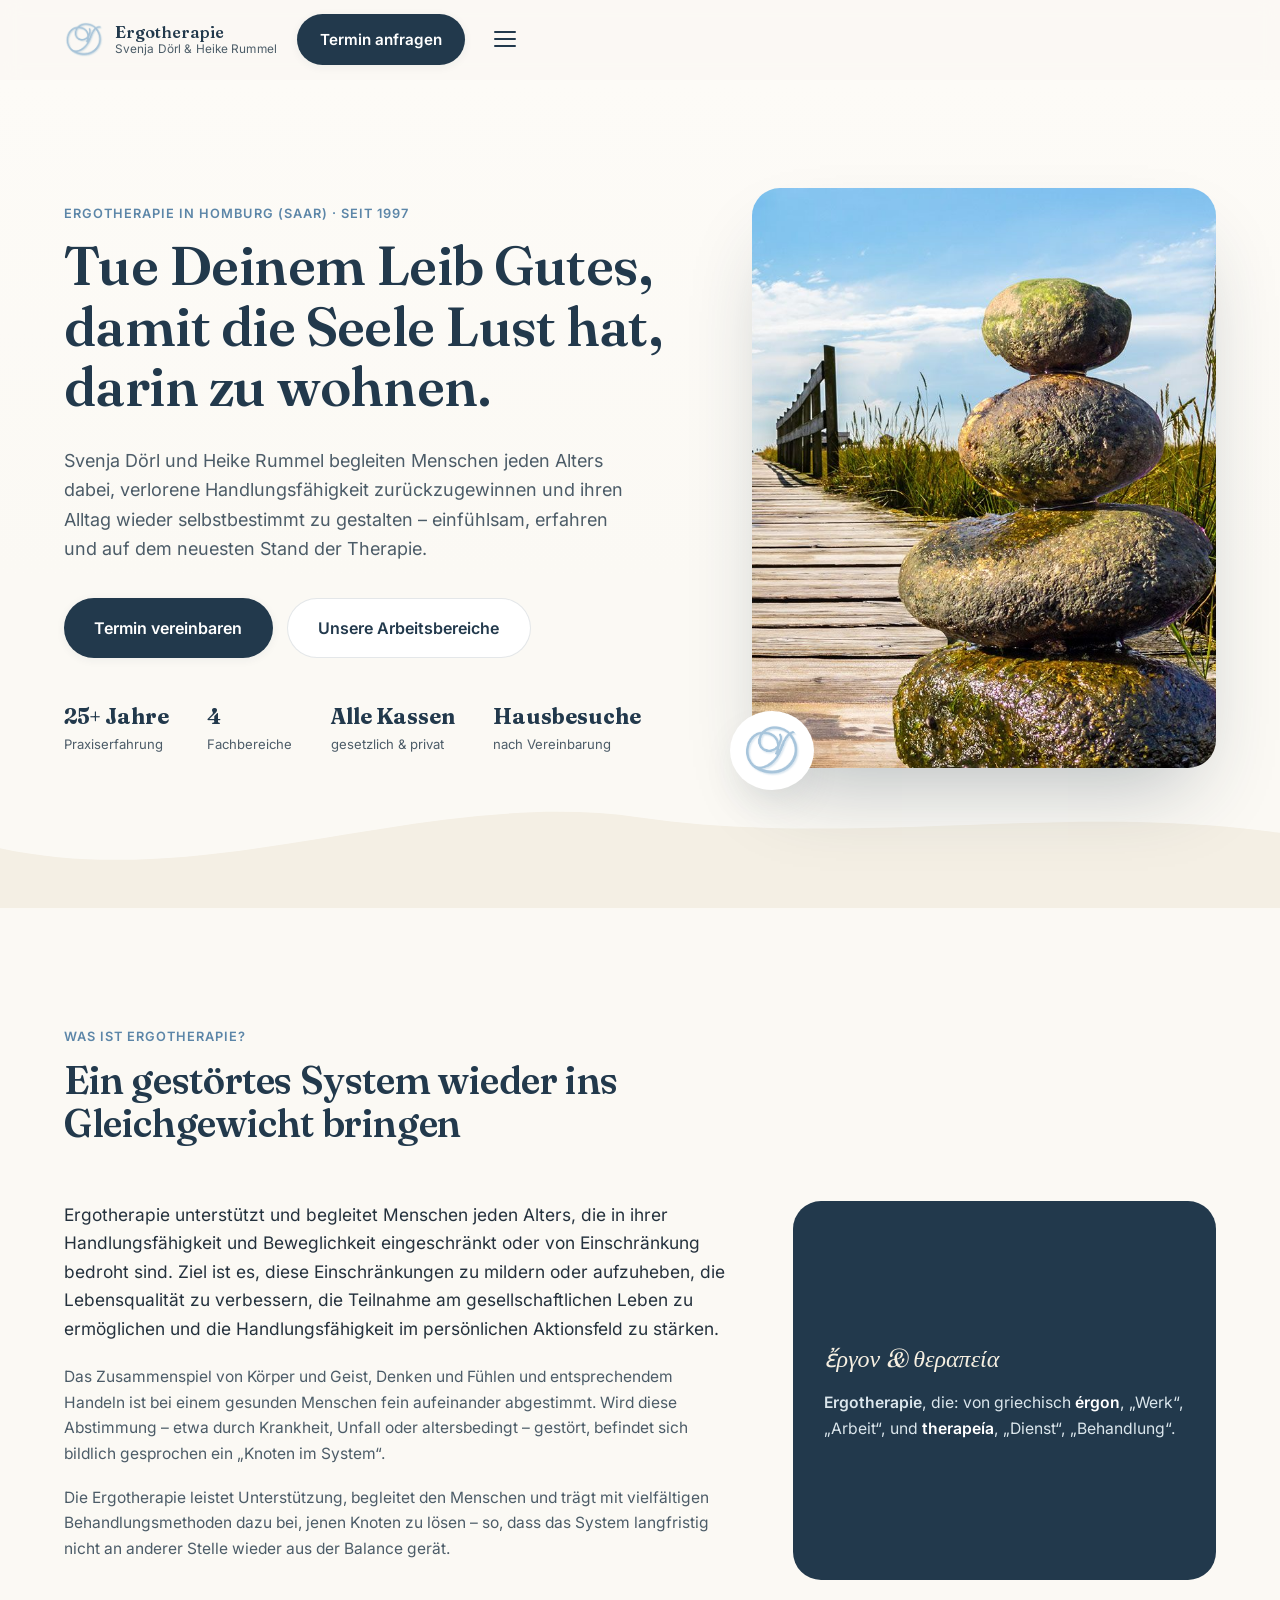
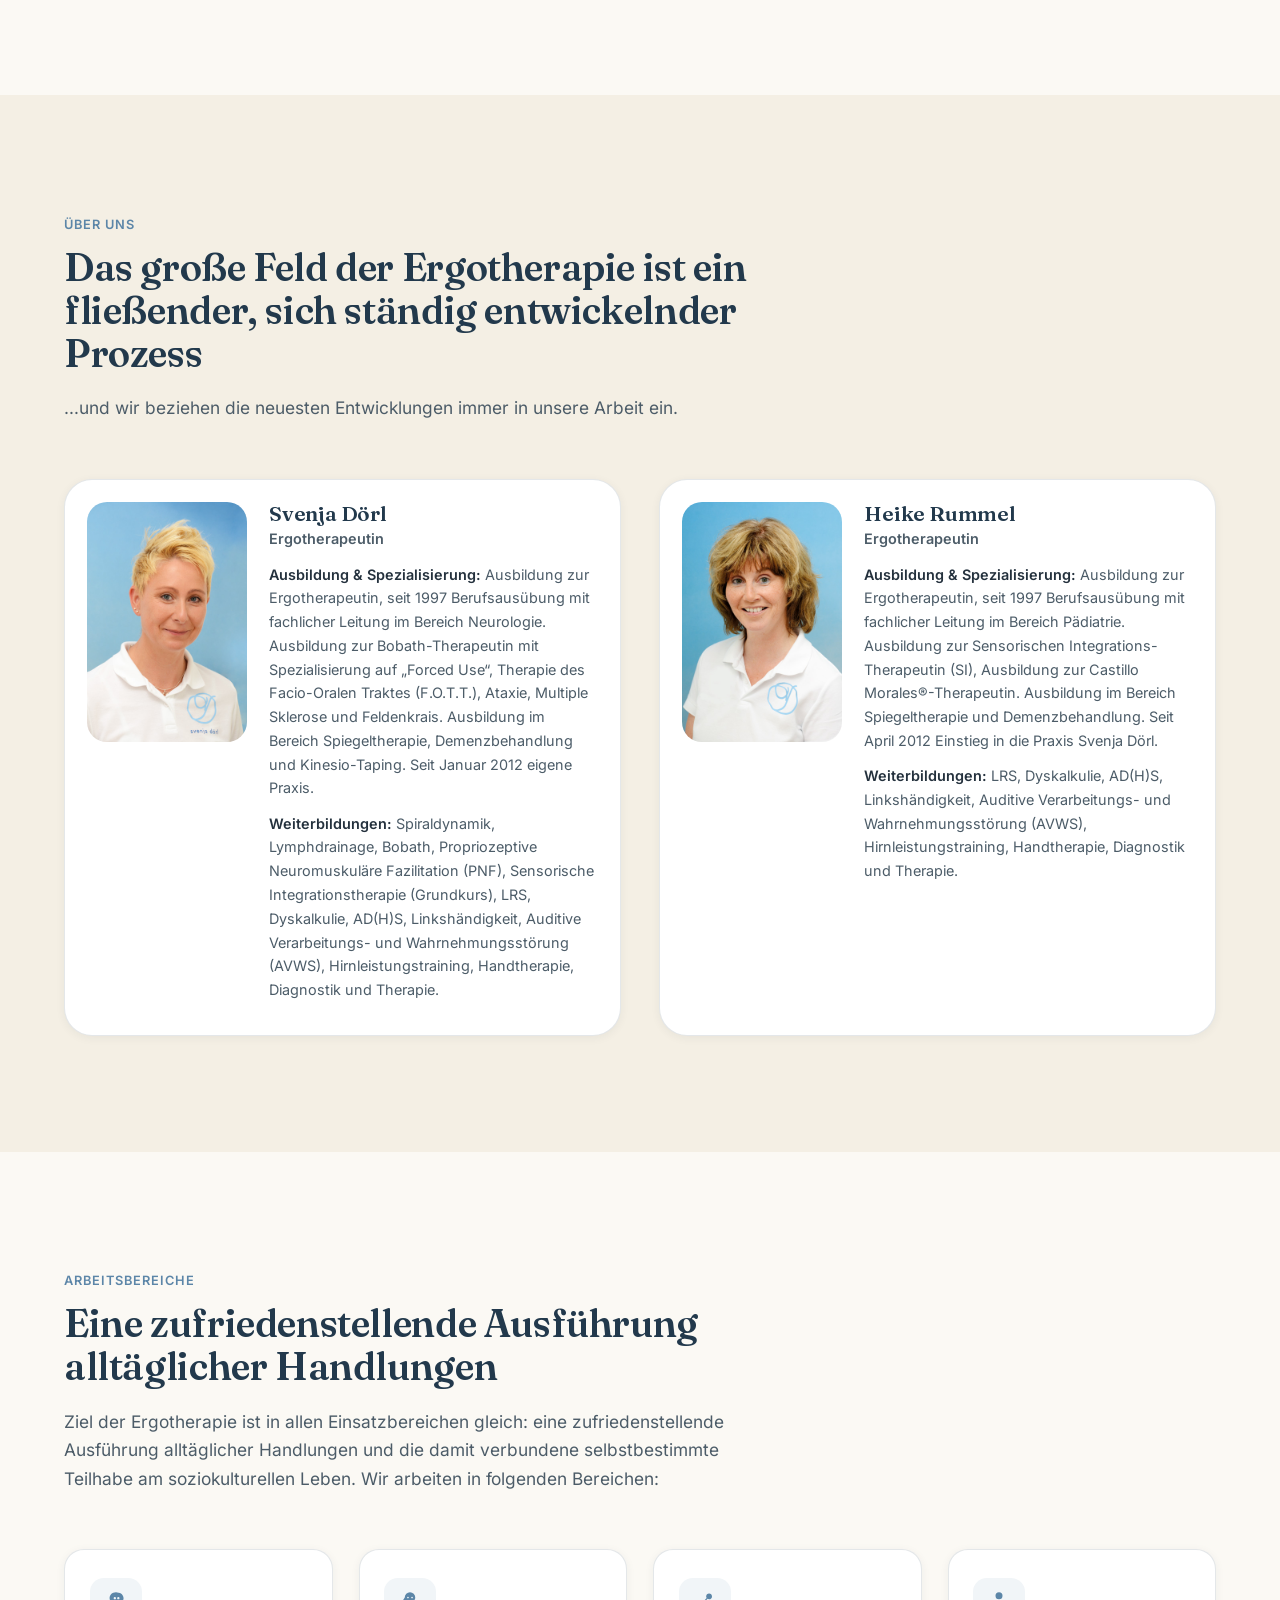
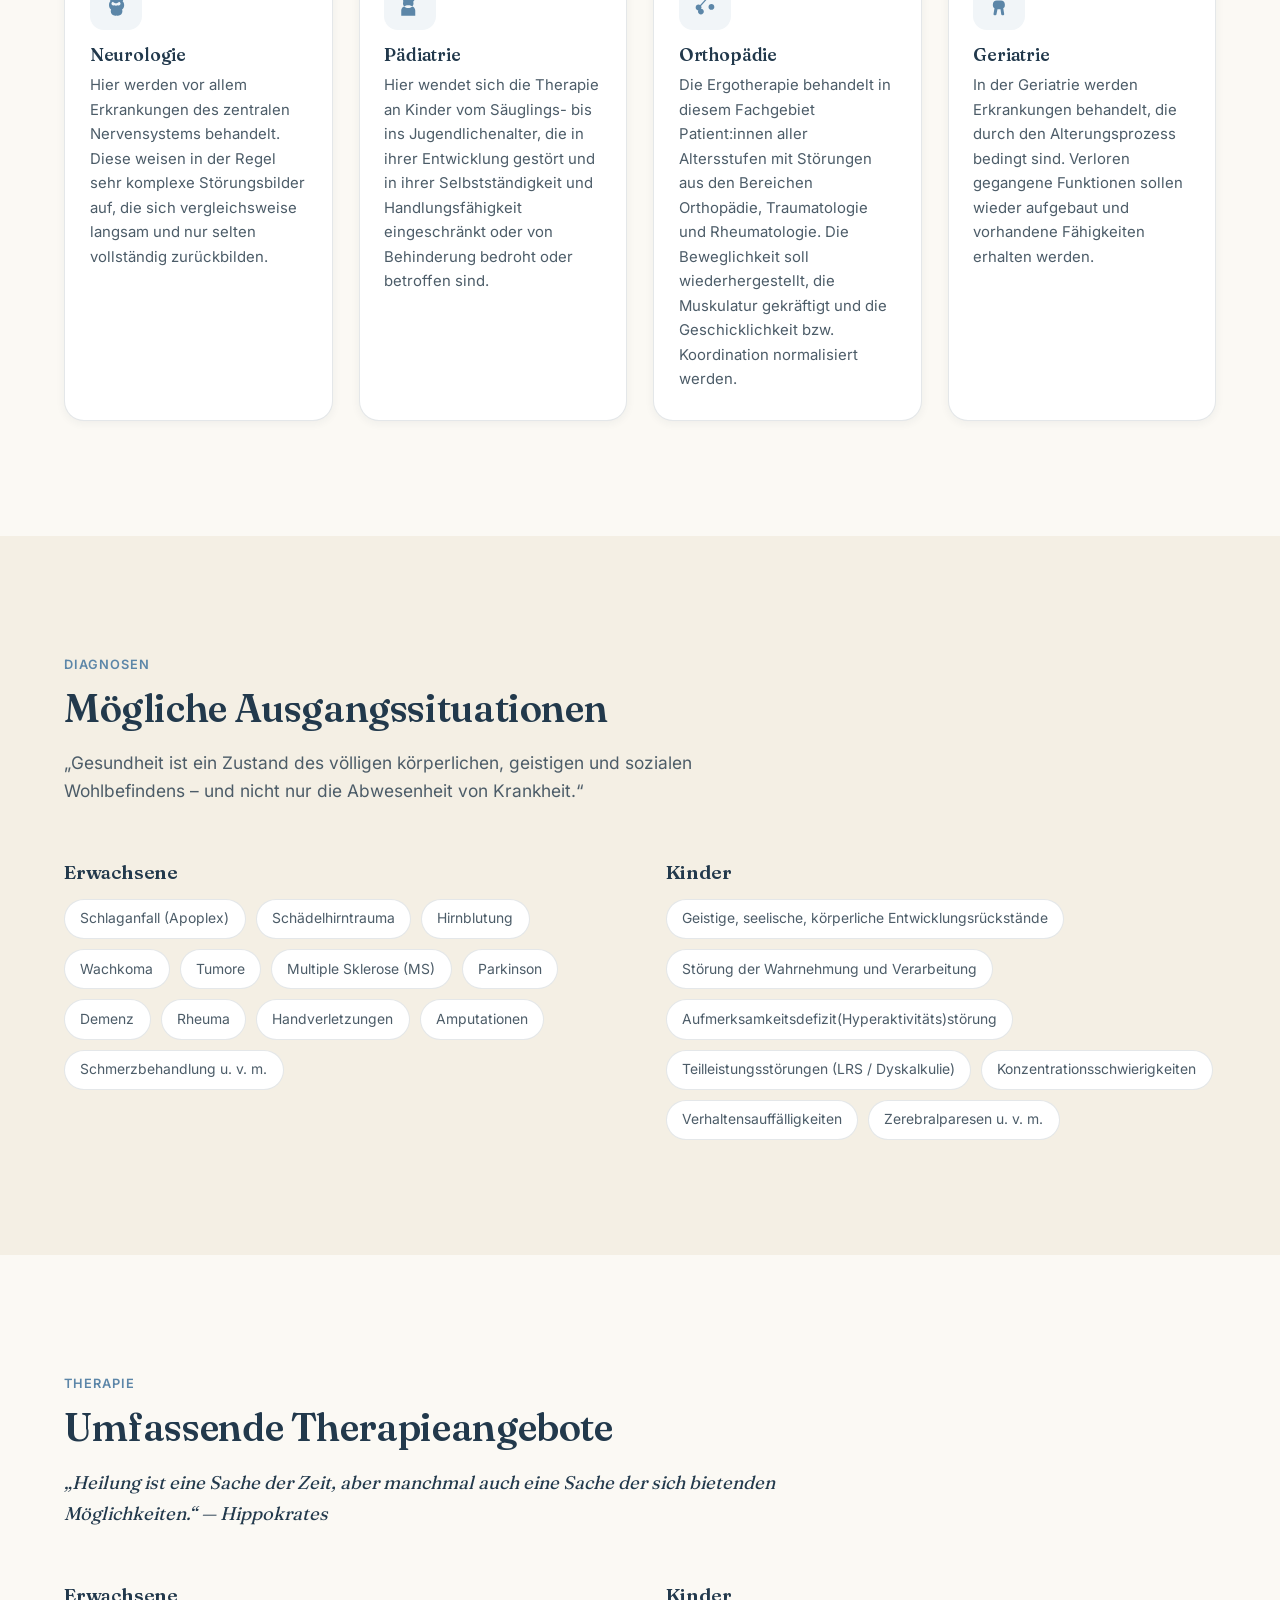
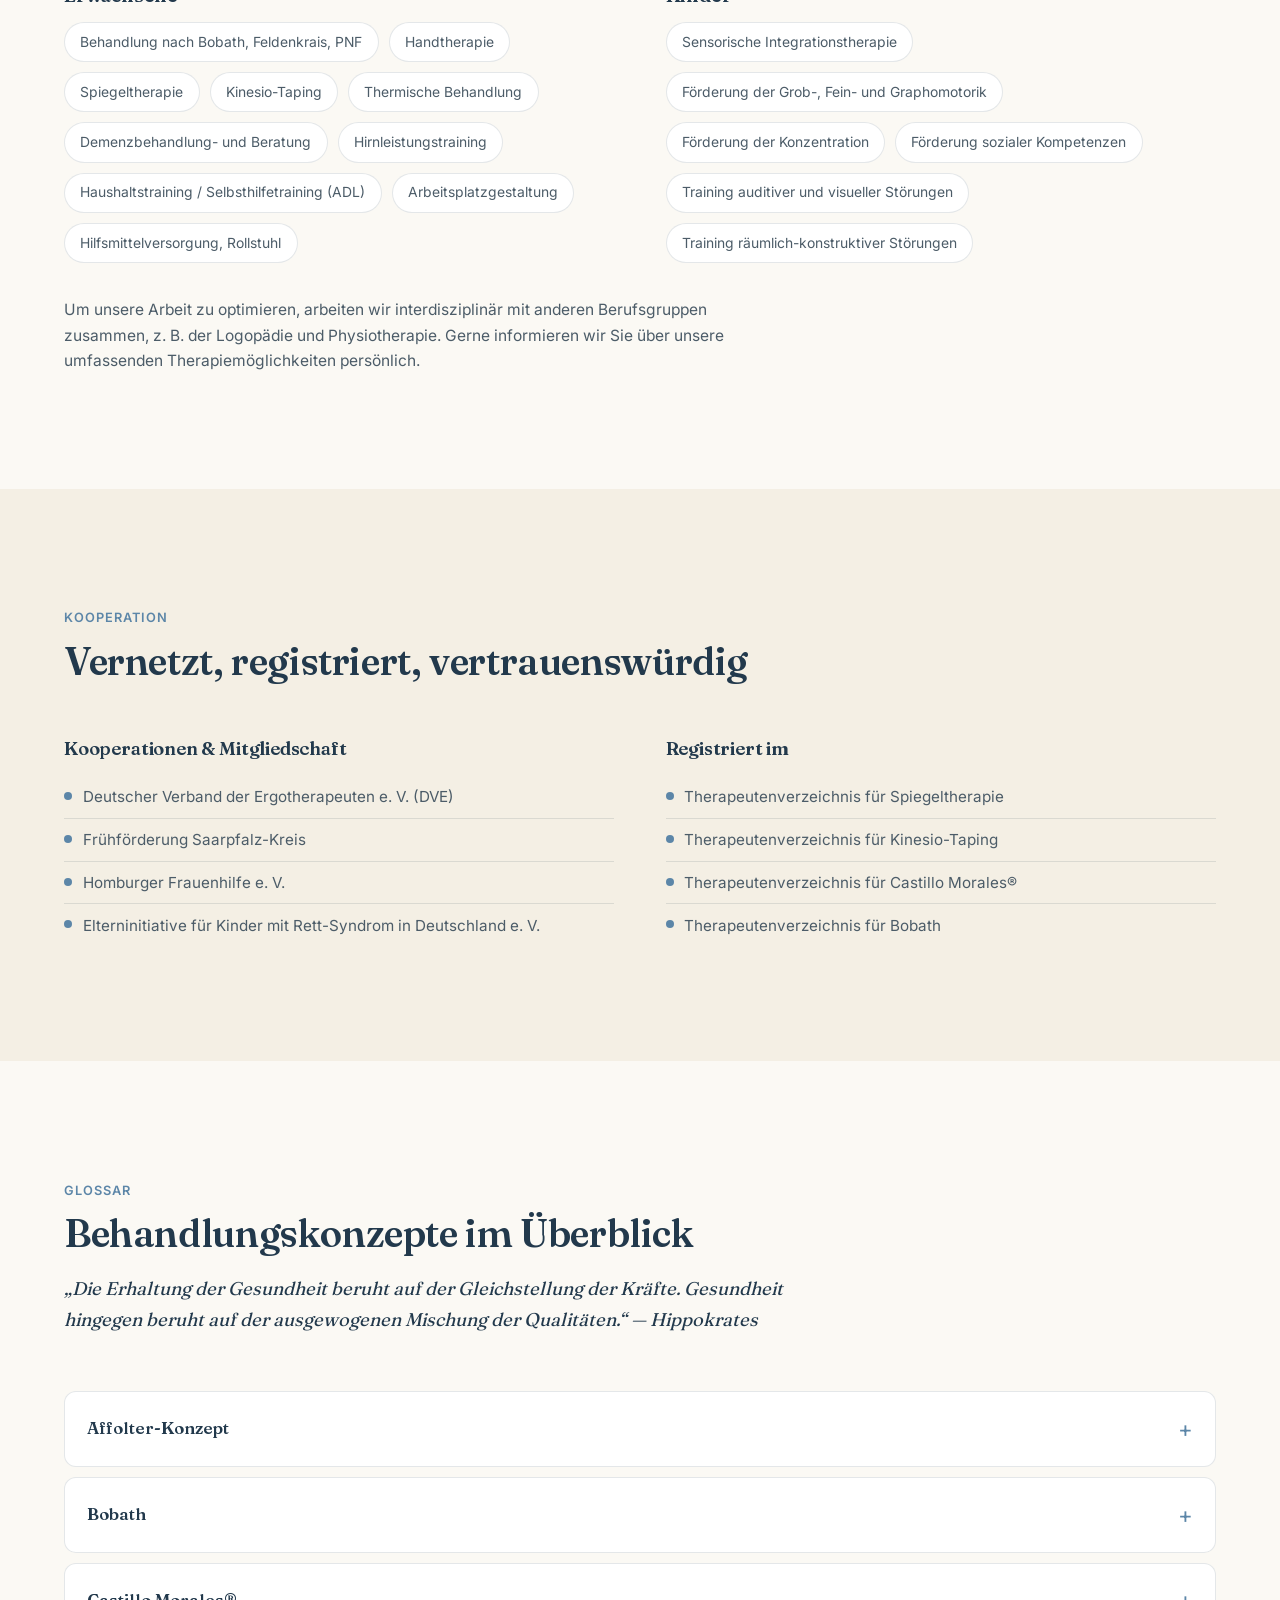
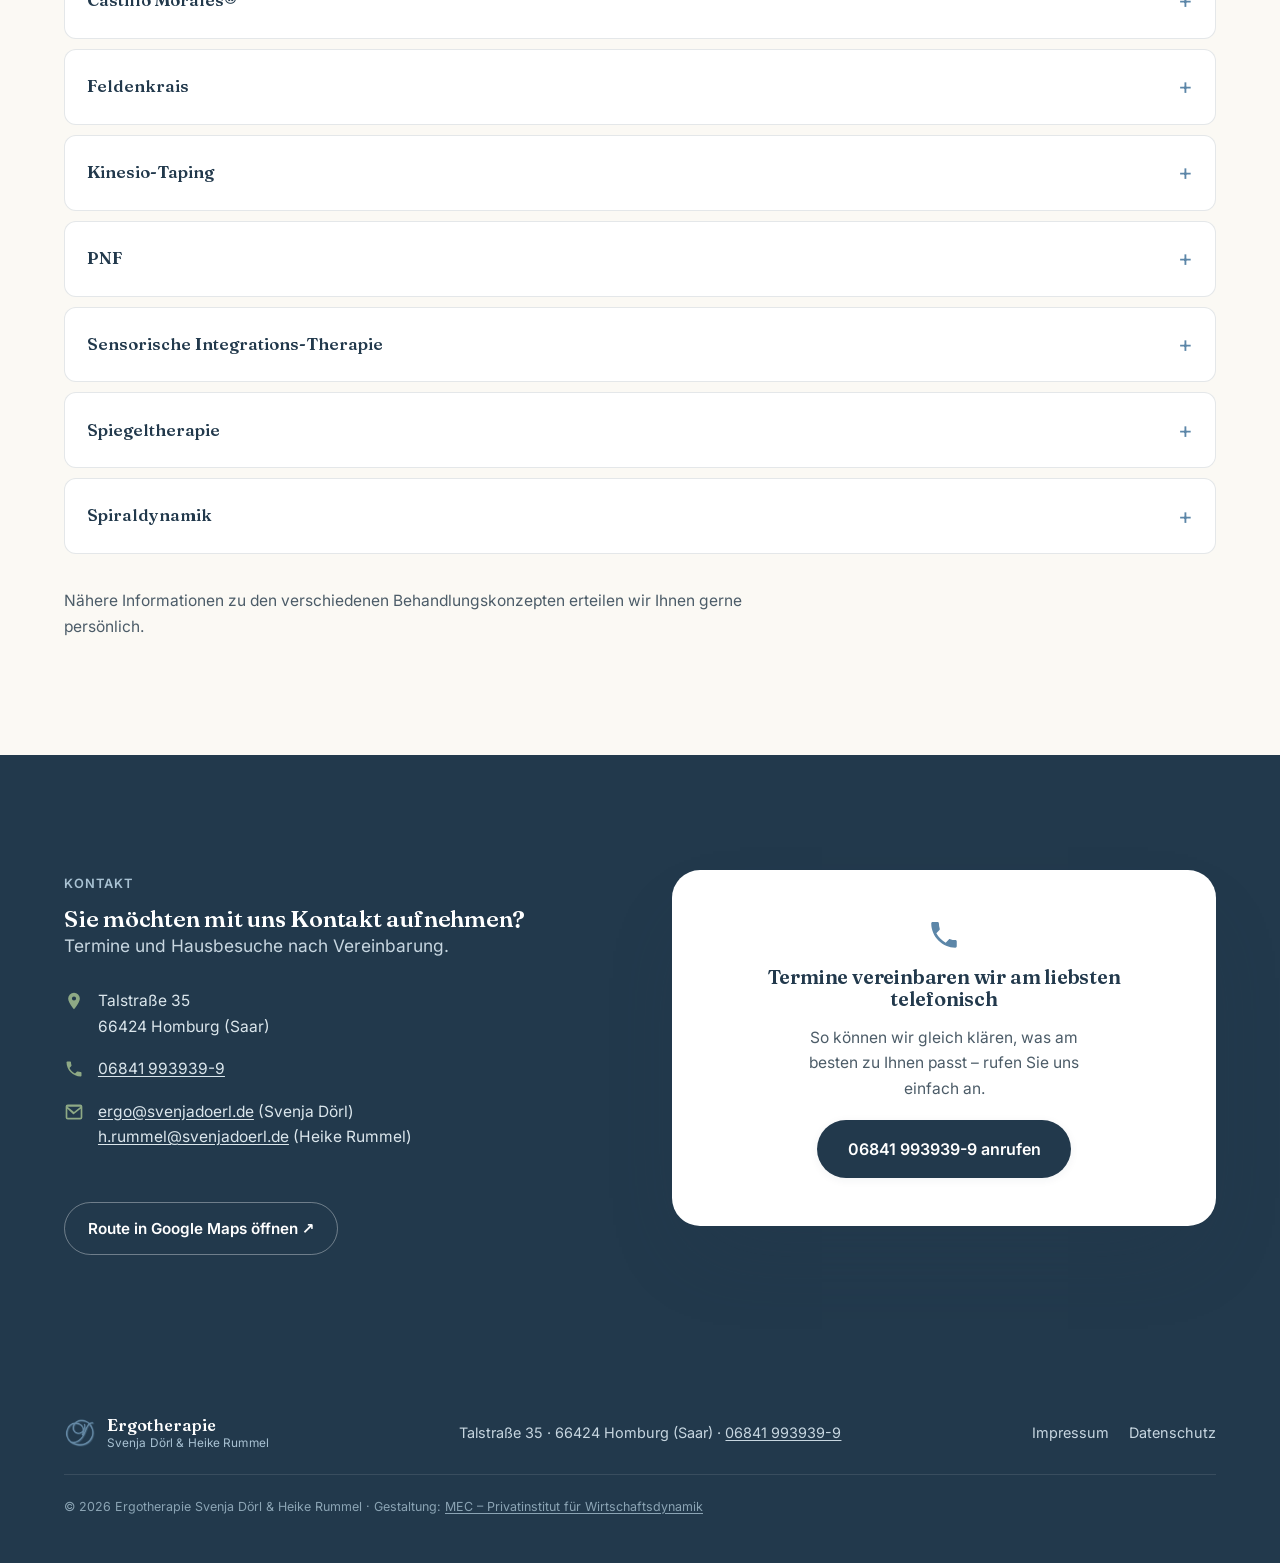
<file: index.html>
<!DOCTYPE html>
<html lang="de">
<head>
<meta charset="UTF-8">
<meta name="viewport" content="width=device-width, initial-scale=1">
<title>Ergotherapie Svenja Dörl &amp; Heike Rummel – Praxis in Homburg (Saar)</title>
<meta name="description" content="Ergotherapiepraxis Svenja Dörl &amp; Heike Rummel in Homburg (Saar): Neurologie, Pädiatrie, Orthopädie &amp; Geriatrie. Seit 1997 erfahren, ganzheitlich und individuell. Termine &amp; Hausbesuche nach Vereinbarung.">
<link rel="canonical" href="https://svenjadoerl.de/">

<!-- Open Graph / Social -->
<meta property="og:type" content="website">
<meta property="og:site_name" content="Ergotherapie Svenja Dörl & Heike Rummel">
<meta property="og:title" content="Ergotherapie Svenja Dörl & Heike Rummel – Praxis in Homburg (Saar)">
<meta property="og:description" content="Neurologie, Pädiatrie, Orthopädie & Geriatrie – ganzheitliche Ergotherapie in Homburg. Seit 1997 erfahren, individuell und einfühlsam.">
<meta property="og:url" content="https://svenjadoerl.de/">
<meta property="og:image" content="https://svenjadoerl.de/assets/img/og-image.jpg">
<meta property="og:locale" content="de_DE">
<meta name="twitter:card" content="summary_large_image">
<meta name="twitter:title" content="Ergotherapie Svenja Dörl & Heike Rummel – Praxis in Homburg (Saar)">
<meta name="twitter:description" content="Neurologie, Pädiatrie, Orthopädie & Geriatrie – ganzheitliche Ergotherapie in Homburg (Saar).">
<meta name="twitter:image" content="https://svenjadoerl.de/assets/img/og-image.jpg">

<meta name="theme-color" content="#3a5a75">
<meta name="robots" content="noindex, nofollow">
<meta name="geo.region" content="DE-SL">
<meta name="geo.placename" content="Homburg (Saar)">
<link rel="icon" href="favicon.ico" sizes="any">
<link rel="icon" type="image/png" href="assets/img/favicon-32.png" sizes="32x32">
<link rel="apple-touch-icon" href="assets/img/favicon-180.png">
<link rel="manifest" href="site.webmanifest">
<link rel="preload" href="assets/fonts/inter-400.woff2" as="font" type="font/woff2" crossorigin>
<link rel="preload" href="assets/fonts/fraunces-variable.woff2" as="font" type="font/woff2" crossorigin>
<link rel="stylesheet" href="assets/css/style.css?v=1787309521">

<script type="application/ld+json">
{
  "@context": "https://schema.org",
  "@type": "MedicalClinic",
  "name": "Ergotherapie Svenja Dörl & Heike Rummel",
  "image": "https://svenjadoerl.de/assets/img/og-image.jpg",
  "url": "https://svenjadoerl.de/",
  "telephone": "+49-6841-9939399",
  "email": "ergo@svenjadoerl.de",
  "priceRange": "Kassenleistung (alle gesetzlichen & privaten Kassen)",
  "address": {
    "@type": "PostalAddress",
    "streetAddress": "Talstraße 35",
    "addressLocality": "Homburg (Saar)",
    "postalCode": "66424",
    "addressCountry": "DE"
  },
  "geo": {
    "@type": "GeoCoordinates",
    "latitude": 49.3213,
    "longitude": 7.3383
  },
  "areaServed": ["Homburg (Saar)", "Saarpfalz-Kreis", "Saarland"],
  "medicalSpecialty": "Ergotherapie",
  "employee": [
    { "@type": "Person", "name": "Svenja Dörl", "jobTitle": "Ergotherapeutin" },
    { "@type": "Person", "name": "Heike Rummel", "jobTitle": "Ergotherapeutin" }
  ],
  "sameAs": []
}
</script>
</head>
<body>

<a class="skip-link" href="#main">Zum Inhalt springen</a>

<div class="scroll-progress" aria-hidden="true"></div>

<header class="site-header" id="siteHeader">
  <div class="container header-inner">
    <a class="brand" href="#top" aria-label="Ergotherapie Svenja Dörl & Heike Rummel – Startseite">
      <img class="brand-mark" src="assets/img/logo-monogram.png" alt="" width="40" height="37">
      <span class="brand-word">
        <strong>Ergotherapie</strong>
        <em>Svenja Dörl &amp; Heike Rummel</em>
      </span>
    </a>

    <nav class="main-nav" id="mainNav" aria-label="Hauptnavigation">
      <ul>
        <li><a href="#ergotherapie">Ergotherapie</a></li>
        <li><a href="#ueber-uns">Über uns</a></li>
        <li><a href="#arbeitsbereiche">Arbeitsbereiche</a></li>
        <li><a href="#diagnose">Diagnosen</a></li>
        <li><a href="#therapie">Therapie</a></li>
        <li><a href="#kooperation">Kooperation</a></li>
        <li><a href="#glossar">Glossar</a></li>
        <li><a href="#kontakt">Kontakt</a></li>
      </ul>
    </nav>

    <div class="header-actions">
      <a class="btn btn--ghost header-tel" href="tel:+4968419939399">
        <svg viewBox="0 0 24 24" width="18" height="18" aria-hidden="true"><path fill="currentColor" d="M6.6 10.8c1.4 2.8 3.8 5.1 6.6 6.6l2.2-2.2c.3-.3.7-.4 1-.2 1.1.4 2.3.6 3.6.6.6 0 1 .4 1 1V20c0 .6-.4 1-1 1C10.9 21 3 13.1 3 3.9c0-.6.4-1 1-1h3.4c.6 0 1 .4 1 1 0 1.2.2 2.4.6 3.6.1.4 0 .8-.2 1L6.6 10.8z"/></svg>
        <span>06841 993939-9</span>
      </a>
      <a class="btn btn--primary" href="#kontakt">Termin anfragen</a>
    </div>

    <button class="burger" id="burger" aria-label="Menü öffnen" aria-expanded="false" aria-controls="mobileMenu">
      <span></span><span></span><span></span>
    </button>
  </div>

  <div class="mobile-menu" id="mobileMenu">
    <ul>
      <li><a href="#ergotherapie">Ergotherapie</a></li>
      <li><a href="#ueber-uns">Über uns</a></li>
      <li><a href="#arbeitsbereiche">Arbeitsbereiche</a></li>
      <li><a href="#diagnose">Diagnosen</a></li>
      <li><a href="#therapie">Therapie</a></li>
      <li><a href="#kooperation">Kooperation</a></li>
      <li><a href="#glossar">Glossar</a></li>
      <li><a href="#kontakt">Kontakt</a></li>
    </ul>
    <a class="btn btn--primary btn--block" href="tel:+4968419939399">06841 993939-9 anrufen</a>
  </div>
</header>

<main id="main">

  <!-- ================= HERO ================= -->
  <section class="hero" id="top">
    <div class="hero-decor" aria-hidden="true">
      <svg class="hero-wave" viewBox="0 0 1440 200" preserveAspectRatio="none"><path d="M0,120 C240,180 480,40 720,80 C960,120 1200,60 1440,100 L1440,200 L0,200 Z"/></svg>
    </div>
    <div class="container hero-inner">
      <div class="hero-copy" data-reveal>
        <p class="eyebrow">Ergotherapie in Homburg (Saar) · seit 1997</p>
        <h1>Tue Deinem Leib Gutes,<br>damit die Seele Lust hat,<br>darin zu wohnen.</h1>
        <p class="hero-lead">
          Svenja Dörl und Heike Rummel begleiten Menschen jeden Alters dabei, verlorene
          Handlungsfähigkeit zurückzugewinnen und ihren Alltag wieder selbstbestimmt zu
          gestalten – einfühlsam, erfahren und auf dem neuesten Stand der Therapie.
        </p>
        <div class="hero-actions">
          <a class="btn btn--primary btn--lg" href="#kontakt">Termin vereinbaren</a>
          <a class="btn btn--outline btn--lg" href="#arbeitsbereiche">Unsere Arbeitsbereiche</a>
        </div>
        <ul class="hero-facts">
          <li><strong>25+ Jahre</strong><span>Praxiserfahrung</span></li>
          <li><strong>4</strong><span>Fachbereiche</span></li>
          <li><strong>Alle Kassen</strong><span>gesetzlich &amp; privat</span></li>
          <li><strong>Hausbesuche</strong><span>nach Vereinbarung</span></li>
        </ul>
      </div>
      <div class="hero-photo" data-reveal>
        <img src="assets/img/hero-header.jpg" alt="Dünenweg mit gestapelten Steinen im Gleichgewicht" width="2048" height="848" fetchpriority="high">
        <img class="hero-photo-mark" src="assets/img/logo-monogram.png" alt="" width="72" height="66">
      </div>
    </div>
  </section>

  <!-- ================= ERGOTHERAPIE ================= -->
  <section class="section" id="ergotherapie">
    <div class="container">
      <div class="section-head" data-reveal>
        <p class="eyebrow">Was ist Ergotherapie?</p>
        <h2>Ein gestörtes System wieder ins Gleichgewicht bringen</h2>
      </div>

      <div class="ergo-grid">
        <div class="ergo-text" data-reveal>
          <p>
            Ergotherapie unterstützt und begleitet Menschen jeden Alters, die in ihrer
            Handlungsfähigkeit und Beweglichkeit eingeschränkt oder von Einschränkung
            bedroht sind. Ziel ist es, diese Einschränkungen zu mildern oder aufzuheben,
            die Lebensqualität zu verbessern, die Teilnahme am gesellschaftlichen Leben
            zu ermöglichen und die Handlungsfähigkeit im persönlichen Aktionsfeld zu stärken.
          </p>
          <p>
            Das Zusammenspiel von Körper und Geist, Denken und Fühlen und entsprechendem
            Handeln ist bei einem gesunden Menschen fein aufeinander abgestimmt. Wird diese
            Abstimmung – etwa durch Krankheit, Unfall oder altersbedingt – gestört, befindet
            sich bildlich gesprochen ein „Knoten im System“.
          </p>
          <p>
            Die Ergotherapie leistet Unterstützung, begleitet den Menschen und trägt mit
            vielfältigen Behandlungsmethoden dazu bei, jenen Knoten zu lösen – so, dass das
            System langfristig nicht an anderer Stelle wieder aus der Balance gerät.
          </p>
        </div>

        <aside class="ergo-quote" data-reveal>
          <p class="greek">ἔργον &amp; θεραπεία</p>
          <p>
            <strong>Ergotherapie</strong>, die: von griechisch <em>érgon</em>, „Werk“, „Arbeit“,
            und <em>therapeía</em>, „Dienst“, „Behandlung“.
          </p>
        </aside>
      </div>
    </div>
  </section>

  <!-- ================= ÜBER UNS ================= -->
  <section class="section section--alt" id="ueber-uns">
    <div class="container">
      <div class="section-head" data-reveal>
        <p class="eyebrow">Über uns</p>
        <h2>Das große Feld der Ergotherapie ist ein fließender, sich ständig entwickelnder Prozess</h2>
        <p class="section-lead">…und wir beziehen die neuesten Entwicklungen immer in unsere Arbeit ein.</p>
      </div>

      <div class="team-grid">
        <article class="team-card" data-reveal>
          <img class="team-photo" src="assets/img/team-doerl.jpg" alt="Portrait von Svenja Dörl, Ergotherapeutin" width="400" height="600" loading="lazy">
          <div class="team-body">
            <h3>Svenja Dörl</h3>
            <p class="team-role">Ergotherapeutin</p>
            <p><strong>Ausbildung &amp; Spezialisierung:</strong> Ausbildung zur Ergotherapeutin, seit 1997
              Berufsausübung mit fachlicher Leitung im Bereich Neurologie. Ausbildung zur
              Bobath-Therapeutin mit Spezialisierung auf „Forced Use“, Therapie des
              Facio-Oralen Traktes (F.O.T.T.), Ataxie, Multiple Sklerose und Feldenkrais.
              Ausbildung im Bereich Spiegeltherapie, Demenzbehandlung und Kinesio-Taping.
              Seit Januar 2012 eigene Praxis.</p>
            <p><strong>Weiterbildungen:</strong> Spiraldynamik, Lymphdrainage, Bobath,
              Propriozeptive Neuromuskuläre Fazilitation (PNF), Sensorische Integrationstherapie
              (Grundkurs), LRS, Dyskalkulie, AD(H)S, Linkshändigkeit, Auditive Verarbeitungs-
              und Wahrnehmungsstörung (AVWS), Hirnleistungstraining, Handtherapie, Diagnostik
              und Therapie.</p>
          </div>
        </article>

        <article class="team-card" data-reveal>
          <img class="team-photo" src="assets/img/team-rummel.jpg" alt="Portrait von Heike Rummel, Ergotherapeutin" width="400" height="600" loading="lazy">
          <div class="team-body">
            <h3>Heike Rummel</h3>
            <p class="team-role">Ergotherapeutin</p>
            <p><strong>Ausbildung &amp; Spezialisierung:</strong> Ausbildung zur Ergotherapeutin, seit 1997
              Berufsausübung mit fachlicher Leitung im Bereich Pädiatrie. Ausbildung zur
              Sensorischen Integrations-Therapeutin (SI), Ausbildung zur Castillo
              Morales®-Therapeutin. Ausbildung im Bereich Spiegeltherapie und Demenzbehandlung.
              Seit April 2012 Einstieg in die Praxis Svenja Dörl.</p>
            <p><strong>Weiterbildungen:</strong> LRS, Dyskalkulie, AD(H)S, Linkshändigkeit,
              Auditive Verarbeitungs- und Wahrnehmungsstörung (AVWS), Hirnleistungstraining,
              Handtherapie, Diagnostik und Therapie.</p>
          </div>
        </article>
      </div>
    </div>
  </section>

  <!-- ================= ARBEITSBEREICHE ================= -->
  <section class="section" id="arbeitsbereiche">
    <div class="container">
      <div class="section-head" data-reveal>
        <p class="eyebrow">Arbeitsbereiche</p>
        <h2>Eine zufriedenstellende Ausführung alltäglicher Handlungen</h2>
        <p class="section-lead">
          Ziel der Ergotherapie ist in allen Einsatzbereichen gleich: eine zufriedenstellende
          Ausführung alltäglicher Handlungen und die damit verbundene selbstbestimmte Teilhabe
          am soziokulturellen Leben. Wir arbeiten in folgenden Bereichen:
        </p>
      </div>

      <div class="cards-grid cards-grid--4">
        <article class="icon-card" data-reveal>
          <span class="icon-card-ic" aria-hidden="true">
            <svg viewBox="0 0 48 48"><path fill="currentColor" d="M24 4c-7 0-11 5-11 10 0 2 .6 3.6 1.6 5C13 20.6 12 23 12 26c0 3 1.4 5.6 3.6 7.3-.4 1-.6 2-.6 3.1 0 4.2 3.4 7.6 7.6 7.6.9 0 1.7-.1 2.5-.4.7.2 1.5.4 2.3.4 4.2 0 7.6-3.4 7.6-7.6 0-1-.2-2-.6-3 2.2-1.7 3.6-4.3 3.6-7.3 0-3-.9-5.4-2.6-7 .9-1.4 1.6-3 1.6-5 0-5-4-10-11-10Zm-2 8a2 2 0 1 1 0 4 2 2 0 0 1 0-4Zm6 0a2 2 0 1 1 0 4 2 2 0 0 1 0-4Zm-9 8c1 1.6 2.8 2.6 5 2.6s4-1 5-2.6c1.6.2 2.8 1.6 2.8 3.3 0 1.9-1.5 3.4-3.4 3.4-.6 0-1.1-.1-1.6-.4-.7.5-1.6.8-2.8.8s-2.1-.3-2.8-.8c-.5.3-1 .4-1.6.4-1.9 0-3.4-1.5-3.4-3.4 0-1.7 1.2-3.1 2.8-3.3Z"/></svg>
          </span>
          <h3>Neurologie</h3>
          <p>Hier werden vor allem Erkrankungen des zentralen Nervensystems behandelt. Diese
            weisen in der Regel sehr komplexe Störungsbilder auf, die sich vergleichsweise
            langsam und nur selten vollständig zurückbilden.</p>
        </article>

        <article class="icon-card" data-reveal>
          <span class="icon-card-ic" aria-hidden="true">
            <svg viewBox="0 0 48 48"><path fill="currentColor" d="M24 4a9 9 0 0 1 9 9c0 2.9-1.4 5.5-3.6 7.1.4.9.6 1.9.6 2.9 0 4.4-4 8-9 8s-9-3.6-9-8c0-.8.1-1.6.4-2.3A9 9 0 0 1 15 13a9 9 0 0 1 9-9Zm-3 22c-6.6 0-12 4-12 9v9h24v-9c0-5-5.4-9-12-9Zm-.5-14.5c-.8 0-1.5.7-1.5 1.5s.7 1.5 1.5 1.5S22 13.8 22 13s-.7-1.5-1.5-1.5Zm7 0c-.8 0-1.5.7-1.5 1.5s.7 1.5 1.5 1.5 1.5-.7 1.5-1.5-.7-1.5-1.5-1.5Z"/></svg>
          </span>
          <h3>Pädiatrie</h3>
          <p>Hier wendet sich die Therapie an Kinder vom Säuglings- bis ins Jugendlichenalter,
            die in ihrer Entwicklung gestört und in ihrer Selbstständigkeit und
            Handlungsfähigkeit eingeschränkt oder von Behinderung bedroht oder betroffen sind.</p>
        </article>

        <article class="icon-card" data-reveal>
          <span class="icon-card-ic" aria-hidden="true">
            <svg viewBox="0 0 48 48"><path fill="currentColor" d="M31 6c-2.8 0-5 2.2-5 5 0 1 .3 1.9.8 2.7L15.7 25.8A5 5 0 0 0 13 25c-2.8 0-5 2.2-5 5s2.2 5 5 5 5-2.2 5-5c0-1-.3-1.9-.8-2.7l11.1-12.1c.8.5 1.7.8 2.7.8 2.8 0 5-2.2 5-5s-2.2-5-5-5Zm-14 26c-2.8 0-5 2.2-5 5s2.2 5 5 5 5-2.2 5-5-2.2-5-5-5Zm18-8c-2.8 0-5 2.2-5 5s2.2 5 5 5 5-2.2 5-5-2.2-5-5-5Z"/></svg>
          </span>
          <h3>Orthopädie</h3>
          <p>Die Ergotherapie behandelt in diesem Fachgebiet Patient:innen aller Altersstufen
            mit Störungen aus den Bereichen Orthopädie, Traumatologie und Rheumatologie. Die
            Beweglichkeit soll wiederhergestellt, die Muskulatur gekräftigt und die
            Geschicklichkeit bzw. Koordination normalisiert werden.</p>
        </article>

        <article class="icon-card" data-reveal>
          <span class="icon-card-ic" aria-hidden="true">
            <svg viewBox="0 0 48 48"><path fill="currentColor" d="M24 4a6 6 0 1 1 0 12 6 6 0 0 1 0-12Zm-3.5 14h7c3.6 0 6.5 2.9 6.5 6.5V27c0 1.9-1.1 3.5-2.7 4.3l1.6 9.7a2 2 0 0 1-2 2.3h-1.1a2 2 0 0 1-2-1.7L26.6 33h-5.2l-1.7 8.6a2 2 0 0 1-2 1.7H16.6a2 2 0 0 1-2-2.3l1.6-9.7A4.8 4.8 0 0 1 13.5 27v-2.5c0-3.6 2.9-6.5 6.5-6.5Z"/></svg>
          </span>
          <h3>Geriatrie</h3>
          <p>In der Geriatrie werden Erkrankungen behandelt, die durch den Alterungsprozess
            bedingt sind. Verloren gegangene Funktionen sollen wieder aufgebaut und vorhandene
            Fähigkeiten erhalten werden.</p>
        </article>
      </div>
    </div>
  </section>

  <!-- ================= DIAGNOSE ================= -->
  <section class="section section--alt" id="diagnose">
    <div class="container">
      <div class="section-head" data-reveal>
        <p class="eyebrow">Diagnosen</p>
        <h2>Mögliche Ausgangssituationen</h2>
        <p class="section-lead">
          „Gesundheit ist ein Zustand des völligen körperlichen, geistigen und sozialen
          Wohlbefindens – und nicht nur die Abwesenheit von Krankheit.“
        </p>
      </div>

      <div class="diagnose-grid">
        <div class="diagnose-col" data-reveal>
          <h3>Erwachsene</h3>
          <ul class="tag-list">
            <li>Schlaganfall (Apoplex)</li>
            <li>Schädelhirntrauma</li>
            <li>Hirnblutung</li>
            <li>Wachkoma</li>
            <li>Tumore</li>
            <li>Multiple Sklerose (MS)</li>
            <li>Parkinson</li>
            <li>Demenz</li>
            <li>Rheuma</li>
            <li>Handverletzungen</li>
            <li>Amputationen</li>
            <li>Schmerzbehandlung u.&nbsp;v.&nbsp;m.</li>
          </ul>
        </div>
        <div class="diagnose-col" data-reveal>
          <h3>Kinder</h3>
          <ul class="tag-list">
            <li>Geistige, seelische, körperliche Entwicklungsrückstände</li>
            <li>Störung der Wahrnehmung und Verarbeitung</li>
            <li>Aufmerksamkeitsdefizit­(Hyperaktivitäts)störung</li>
            <li>Teilleistungsstörungen (LRS / Dyskalkulie)</li>
            <li>Konzentrationsschwierigkeiten</li>
            <li>Verhaltensauffälligkeiten</li>
            <li>Zerebralparesen u.&nbsp;v.&nbsp;m.</li>
          </ul>
        </div>
      </div>
    </div>
  </section>

  <!-- ================= THERAPIE ================= -->
  <section class="section" id="therapie">
    <div class="container">
      <div class="section-head" data-reveal>
        <p class="eyebrow">Therapie</p>
        <h2>Umfassende Therapieangebote</h2>
        <p class="section-lead section-quote">„Heilung ist eine Sache der Zeit, aber manchmal auch eine Sache der sich bietenden Möglichkeiten.“ — Hippokrates</p>
      </div>

      <div class="therapie-grid">
        <div class="therapie-col" data-reveal>
          <h3>Erwachsene</h3>
          <ul class="tag-list">
            <li>Behandlung nach Bobath, Feldenkrais, PNF</li>
            <li>Handtherapie</li>
            <li>Spiegeltherapie</li>
            <li>Kinesio-Taping</li>
            <li>Thermische Behandlung</li>
            <li>Demenzbehandlung- und Beratung</li>
            <li>Hirnleistungstraining</li>
            <li>Haushaltstraining / Selbsthilfetraining (ADL)</li>
            <li>Arbeitsplatzgestaltung</li>
            <li>Hilfsmittelversorgung, Rollstuhl</li>
          </ul>
        </div>
        <div class="therapie-col" data-reveal>
          <h3>Kinder</h3>
          <ul class="tag-list">
            <li>Sensorische Integrationstherapie</li>
            <li>Förderung der Grob-, Fein- und Graphomotorik</li>
            <li>Förderung der Konzentration</li>
            <li>Förderung sozialer Kompetenzen</li>
            <li>Training auditiver und visueller Störungen</li>
            <li>Training räumlich-konstruktiver Störungen</li>
          </ul>
        </div>
      </div>

      <p class="section-footnote" data-reveal>
        Um unsere Arbeit zu optimieren, arbeiten wir interdisziplinär mit anderen
        Berufsgruppen zusammen, z.&nbsp;B. der Logopädie und Physiotherapie. Gerne informieren
        wir Sie über unsere umfassenden Therapiemöglichkeiten persönlich.
      </p>
    </div>
  </section>

  <!-- ================= KOOPERATION ================= -->
  <section class="section section--alt" id="kooperation">
    <div class="container">
      <div class="section-head" data-reveal>
        <p class="eyebrow">Kooperation</p>
        <h2>Vernetzt, registriert, vertrauenswürdig</h2>
      </div>

      <div class="kooperation-grid">
        <div data-reveal>
          <h3>Kooperationen &amp; Mitgliedschaft</h3>
          <ul class="check-list">
            <li>Deutscher Verband der Ergotherapeuten e.&nbsp;V. (DVE)</li>
            <li>Frühförderung Saarpfalz-Kreis</li>
            <li>Homburger Frauenhilfe e.&nbsp;V.</li>
            <li>Elterninitiative für Kinder mit Rett-Syndrom in Deutschland e.&nbsp;V.</li>
          </ul>
        </div>
        <div data-reveal>
          <h3>Registriert im</h3>
          <ul class="check-list">
            <li>Therapeutenverzeichnis für Spiegeltherapie</li>
            <li>Therapeutenverzeichnis für Kinesio-Taping</li>
            <li>Therapeutenverzeichnis für Castillo Morales®</li>
            <li>Therapeutenverzeichnis für Bobath</li>
          </ul>
        </div>
      </div>
    </div>
  </section>

  <!-- ================= GLOSSAR ================= -->
  <section class="section" id="glossar">
    <div class="container">
      <div class="section-head" data-reveal>
        <p class="eyebrow">Glossar</p>
        <h2>Behandlungskonzepte im Überblick</h2>
        <p class="section-lead section-quote">
          „Die Erhaltung der Gesundheit beruht auf der Gleichstellung der Kräfte. Gesundheit
          hingegen beruht auf der ausgewogenen Mischung der Qualitäten.“ — Hippokrates
        </p>
      </div>

      <div class="glossary" data-reveal>
        <details class="glossary-item">
          <summary>Affolter-Konzept</summary>
          <p>Handlungsabläufe, die Patient:innen mit Wahrnehmungsproblemen allein nicht zu
            bewerkstelligen sind, werden gemeinsam mit der Therapeutin ausgeführt. Dadurch
            werden alltägliche Handlungsabläufe wieder erfahren, begriffen und vertrauter.</p>
        </details>
        <details class="glossary-item">
          <summary>Bobath</summary>
          <p>Die Methode beruht auf der Annahme, dass sich das Gehirn umorganisieren kann,
            d.&nbsp;h., dass gesunde Hirnareale die zuvor von erkrankten Regionen ausgeführten
            Aufgaben neu erlernen und übernehmen können.</p>
        </details>
        <details class="glossary-item">
          <summary>Castillo Morales®</summary>
          <p>Ein umfassendes, neurophysiologisch orientiertes Therapiekonzept für Menschen mit
            kommunikativen, sensomotorischen und orofazialen Störungen.</p>
        </details>
        <details class="glossary-item">
          <summary>Feldenkrais</summary>
          <p>Im Mittelpunkt dieses Konzepts stehen Bewegungsabläufe, die das Alltagsleben eines
            Menschen prägen, und die Möglichkeiten, diese angemessen zu variieren. Nachteilige
            Bewegungsmuster sollen gelöst und neue Bewegungsalternativen aufgezeigt werden.</p>
        </details>
        <details class="glossary-item">
          <summary>Kinesio-Taping</summary>
          <p>Eine Therapiemethode bei schmerzhaften Erkrankungen, insbesondere des Muskel-,
            Sehnen- oder Skelettapparates. Die Behandlung erfolgt durch das Aufbringen von etwa
            fünf Zentimeter breiten, elastischen Klebebändern auf Baumwollbasis direkt auf die
            Haut.</p>
        </details>
        <details class="glossary-item">
          <summary>PNF</summary>
          <p>Propriozeptive Neuromuskuläre Fazilitation: Durch verstärkte Stimulation wird das
            Zusammenspiel zwischen Nerven und Muskeln gefördert, um physiologische
            Bewegungsmuster zu erleichtern, die im Zentralnervensystem gespeichert sind.</p>
        </details>
        <details class="glossary-item">
          <summary>Sensorische Integrations-Therapie</summary>
          <p>Ziel dieser Therapie ist es, durch Verknüpfung der einzelnen Sinne eine besser
            koordinierte Wahrnehmung des Selbst und der Umwelt zu erfahren, was wiederum
            Voraussetzung für eine verbesserte, wechselseitige Anpassung ist.</p>
        </details>
        <details class="glossary-item">
          <summary>Spiegeltherapie</summary>
          <p>Eine zu den Imaginationstherapien zählende Behandlungsform gegen Phantomschmerzen
            nach einer Amputation, bei der mithilfe von Spiegeln eine gesunde Gliedmaße
            gespiegelt wird, sodass die amputierte Gliedmaße scheinbar wieder vorhanden ist.</p>
        </details>
        <details class="glossary-item">
          <summary>Spiraldynamik</summary>
          <p>Ein anatomisch begründetes Bewegungskonzept. Mithilfe der dreidimensionalen
            Anatomie lässt sich das feine Zusammenspiel koordinierter Bewegungen analysieren
            und daraus lassen sich Rückschlüsse auf Fehlbelastungen ziehen.</p>
        </details>
      </div>
      <p class="section-footnote" data-reveal>Nähere Informationen zu den verschiedenen Behandlungskonzepten erteilen wir Ihnen gerne persönlich.</p>
    </div>
  </section>

  <!-- ================= KONTAKT ================= -->
  <section class="section section--ink" id="kontakt">
    <div class="container kontakt-grid">
      <div class="kontakt-info" data-reveal>
        <p class="eyebrow eyebrow--light">Kontakt</p>
        <h2>Sie möchten mit uns Kontakt aufnehmen?</h2>
        <p class="section-lead section-lead--light">Termine und Hausbesuche nach Vereinbarung.</p>

        <ul class="kontakt-list">
          <li>
            <svg viewBox="0 0 24 24" width="20" height="20" aria-hidden="true"><path fill="currentColor" d="M12 2a7 7 0 0 0-7 7c0 5.2 7 13 7 13s7-7.8 7-13a7 7 0 0 0-7-7Zm0 9.5A2.5 2.5 0 1 1 12 6.5a2.5 2.5 0 0 1 0 5Z"/></svg>
            <span>Talstraße 35<br>66424 Homburg (Saar)</span>
          </li>
          <li>
            <svg viewBox="0 0 24 24" width="20" height="20" aria-hidden="true"><path fill="currentColor" d="M6.6 10.8c1.4 2.8 3.8 5.1 6.6 6.6l2.2-2.2c.3-.3.7-.4 1-.2 1.1.4 2.3.6 3.6.6.6 0 1 .4 1 1V20c0 .6-.4 1-1 1C10.9 21 3 13.1 3 3.9c0-.6.4-1 1-1h3.4c.6 0 1 .4 1 1 0 1.2.2 2.4.6 3.6.1.4 0 .8-.2 1L6.6 10.8z"/></svg>
            <a href="tel:+4968419939399">06841 993939-9</a>
          </li>
          <li>
            <svg viewBox="0 0 24 24" width="20" height="20" aria-hidden="true"><path fill="currentColor" d="M2 5.5A2.5 2.5 0 0 1 4.5 3h15A2.5 2.5 0 0 1 22 5.5v13a2.5 2.5 0 0 1-2.5 2.5h-15A2.5 2.5 0 0 1 2 18.5v-13Zm2.2.2 7.8 6.2 7.8-6.2H4.2ZM4 8.1v10.4c0 .3.2.5.5.5h15c.3 0 .5-.2.5-.5V8.1l-8 6.4a1 1 0 0 1-1.2 0L4 8.1Z"/></svg>
            <span><a href="mailto:ergo@svenjadoerl.de">ergo@svenjadoerl.de</a> (Svenja Dörl)<br>
              <a href="mailto:h.rummel@svenjadoerl.de">h.rummel@svenjadoerl.de</a> (Heike Rummel)</span>
          </li>
        </ul>

        <a class="btn btn--outline-light" href="https://www.google.com/maps/search/?api=1&query=Talstra%C3%9Fe+35%2C+66424+Homburg+(Saar)" target="_blank" rel="noopener">
          Route in Google Maps öffnen ↗
        </a>
      </div>

      <div class="kontakt-call" data-reveal>
        <svg viewBox="0 0 24 24" width="34" height="34" aria-hidden="true"><path fill="currentColor" d="M6.6 10.8c1.4 2.8 3.8 5.1 6.6 6.6l2.2-2.2c.3-.3.7-.4 1-.2 1.1.4 2.3.6 3.6.6.6 0 1 .4 1 1V20c0 .6-.4 1-1 1C10.9 21 3 13.1 3 3.9c0-.6.4-1 1-1h3.4c.6 0 1 .4 1 1 0 1.2.2 2.4.6 3.6.1.4 0 .8-.2 1L6.6 10.8z"/></svg>
        <h3>Termine vereinbaren wir am liebsten telefonisch</h3>
        <p>So können wir gleich klären, was am besten zu Ihnen passt – rufen Sie uns einfach an.</p>
        <a class="btn btn--primary btn--lg" href="tel:+4968419939399">06841 993939-9 anrufen</a>
      </div>
    </div>
  </section>

</main>

<footer class="site-footer">
  <div class="container footer-inner">
    <a class="brand brand--footer" href="#top">
      <img class="brand-mark" src="assets/img/logo-monogram.png" alt="" width="32" height="30">
      <span class="brand-word">
        <strong>Ergotherapie</strong>
        <em>Svenja Dörl &amp; Heike Rummel</em>
      </span>
    </a>
    <p class="footer-address">Talstraße 35 · 66424 Homburg (Saar) · <a href="tel:+4968419939399">06841 993939-9</a></p>
    <nav class="footer-legal" aria-label="Rechtliches">
      <a href="impressum.html">Impressum</a>
      <a href="datenschutz.html">Datenschutz</a>
    </nav>
    <p class="footer-copy">© <span id="year">2026</span> Ergotherapie Svenja Dörl &amp; Heike Rummel · Gestaltung: <a href="https://www.wirtschaftsdynamik.de" target="_blank" rel="noopener">MEC – Privatinstitut für Wirtschaftsdynamik</a></p>
  </div>
</footer>

<script src="assets/js/main.js?v=1787309521"></script>
</body>
</html>
</file>
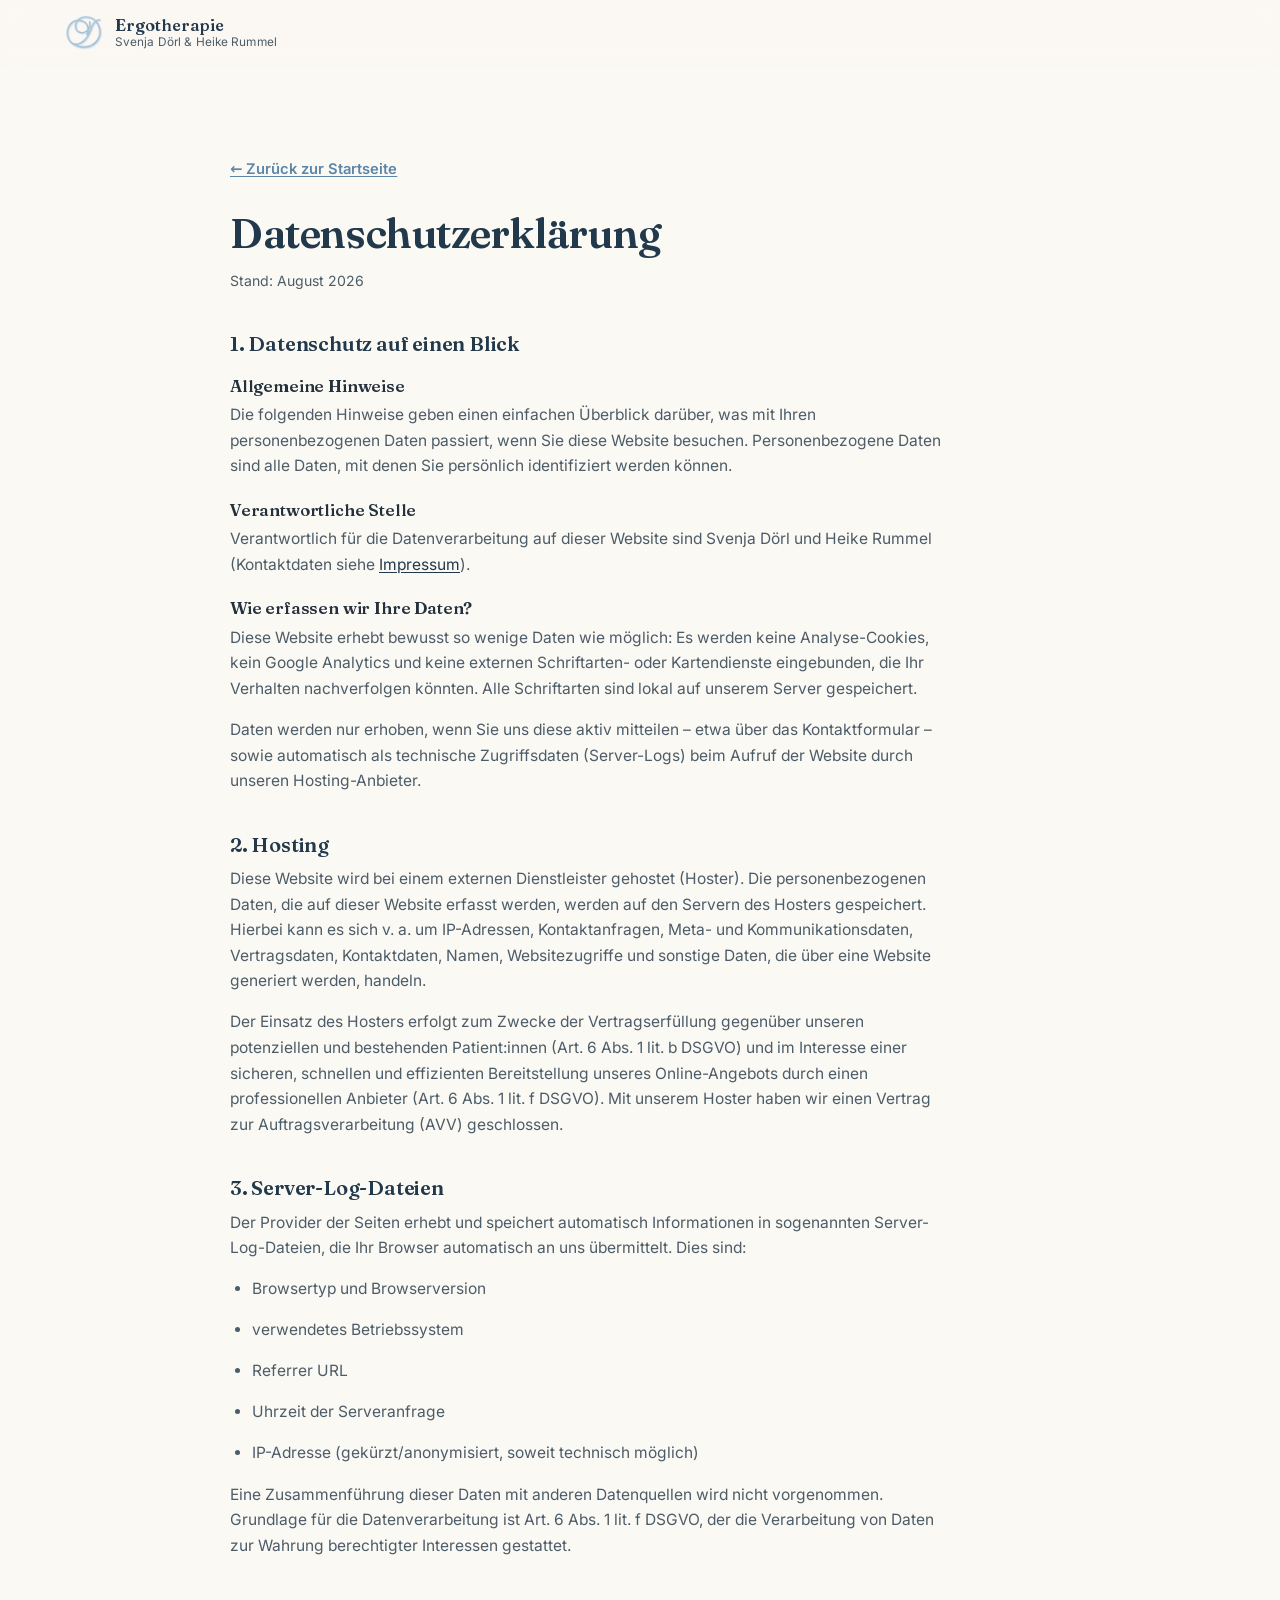
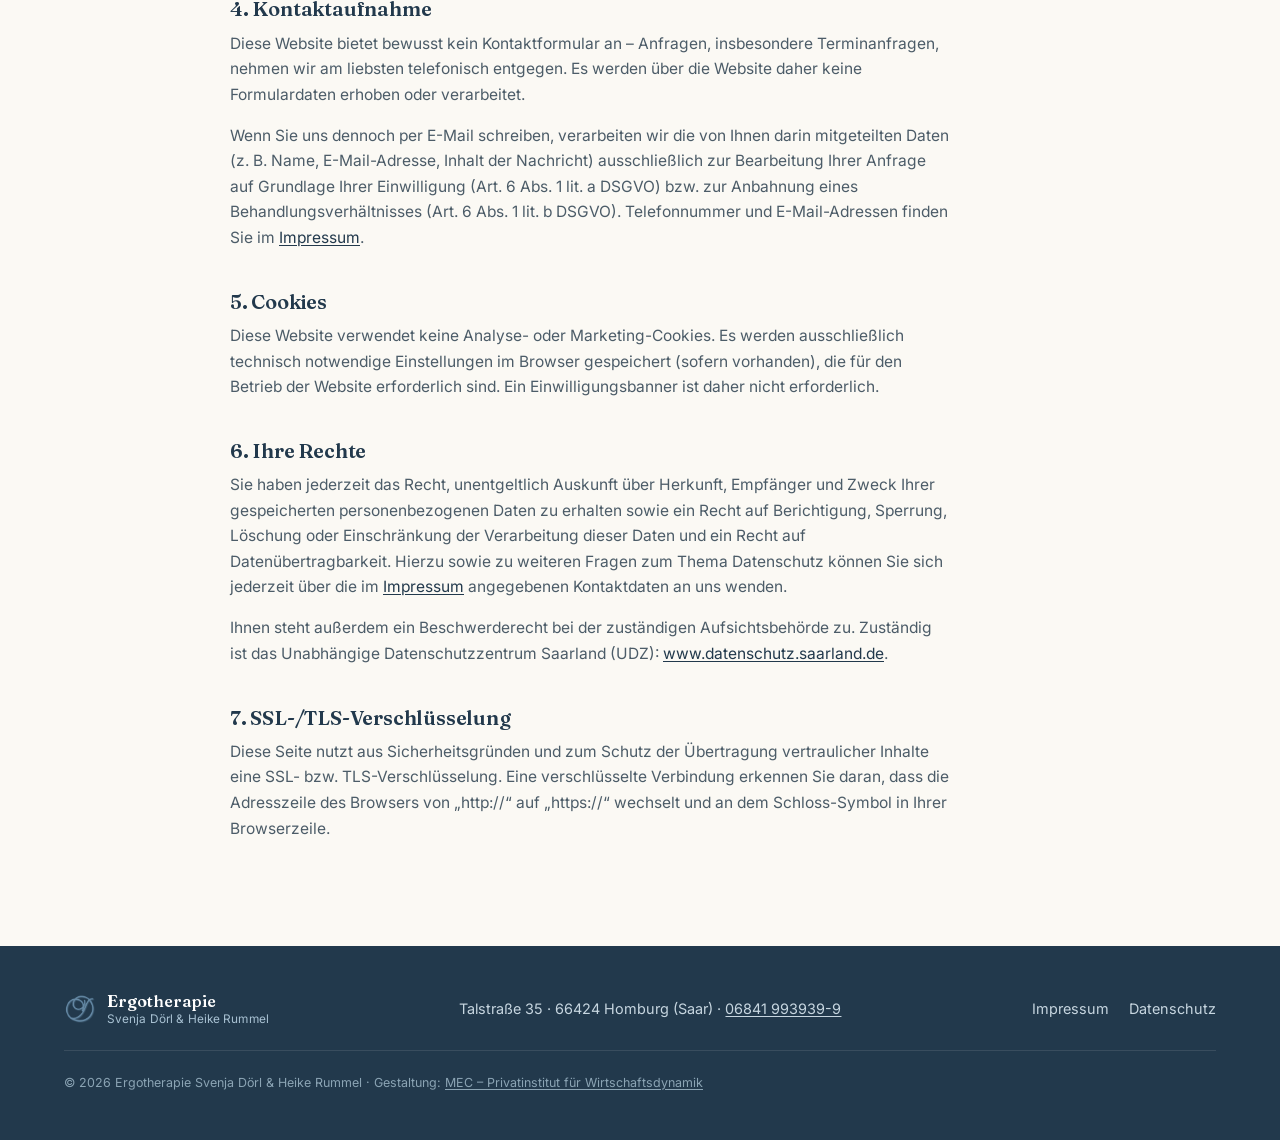
<file: datenschutz.html>
<!DOCTYPE html>
<html lang="de">
<head>
<meta charset="UTF-8">
<meta name="viewport" content="width=device-width, initial-scale=1">
<title>Datenschutz – Ergotherapie Svenja Dörl &amp; Heike Rummel</title>
<meta name="description" content="Datenschutzerklärung der Praxis für Ergotherapie Svenja Dörl & Heike Rummel, Homburg (Saar).">
<link rel="canonical" href="https://svenjadoerl.de/datenschutz.html">
<meta name="robots" content="noindex, nofollow">
<link rel="icon" href="favicon.ico" sizes="any">
<link rel="icon" type="image/png" href="assets/img/favicon-32.png" sizes="32x32">
<link rel="apple-touch-icon" href="assets/img/favicon-180.png">
<link rel="manifest" href="site.webmanifest">
<link rel="stylesheet" href="assets/css/style.css?v=1787309521">
</head>
<body>

<header class="site-header">
  <div class="container header-inner">
    <a class="brand" href="index.html" aria-label="Zur Startseite">
      <img class="brand-mark" src="assets/img/logo-monogram.png" alt="" width="40" height="37">
      <span class="brand-word">
        <strong>Ergotherapie</strong>
        <em>Svenja Dörl &amp; Heike Rummel</em>
      </span>
    </a>
  </div>
</header>

<main class="legal-page">
  <div class="container">
    <a class="back-link" href="index.html">← Zurück zur Startseite</a>
    <h1>Datenschutzerklärung</h1>
    <p class="updated">Stand: August 2026</p>

    <h2>1. Datenschutz auf einen Blick</h2>
    <h3>Allgemeine Hinweise</h3>
    <p>
      Die folgenden Hinweise geben einen einfachen Überblick darüber, was mit Ihren
      personenbezogenen Daten passiert, wenn Sie diese Website besuchen. Personenbezogene
      Daten sind alle Daten, mit denen Sie persönlich identifiziert werden können.
    </p>
    <h3>Verantwortliche Stelle</h3>
    <p>
      Verantwortlich für die Datenverarbeitung auf dieser Website sind Svenja Dörl und Heike
      Rummel (Kontaktdaten siehe <a href="impressum.html">Impressum</a>).
    </p>
    <h3>Wie erfassen wir Ihre Daten?</h3>
    <p>
      Diese Website erhebt bewusst so wenige Daten wie möglich: Es werden keine
      Analyse-Cookies, kein Google Analytics und keine externen Schriftarten- oder
      Kartendienste eingebunden, die Ihr Verhalten nachverfolgen könnten. Alle Schriftarten
      sind lokal auf unserem Server gespeichert.
    </p>
    <p>
      Daten werden nur erhoben, wenn Sie uns diese aktiv mitteilen – etwa über das
      Kontaktformular – sowie automatisch als technische Zugriffsdaten (Server-Logs) beim
      Aufruf der Website durch unseren Hosting-Anbieter.
    </p>

    <h2>2. Hosting</h2>
    <p>
      Diese Website wird bei einem externen Dienstleister gehostet (Hoster). Die
      personenbezogenen Daten, die auf dieser Website erfasst werden, werden auf den
      Servern des Hosters gespeichert. Hierbei kann es sich v.&nbsp;a. um IP-Adressen,
      Kontaktanfragen, Meta- und Kommunikationsdaten, Vertragsdaten, Kontaktdaten, Namen,
      Websitezugriffe und sonstige Daten, die über eine Website generiert werden, handeln.
    </p>
    <p>
      Der Einsatz des Hosters erfolgt zum Zwecke der Vertragserfüllung gegenüber unseren
      potenziellen und bestehenden Patient:innen (Art. 6 Abs. 1 lit. b DSGVO) und im
      Interesse einer sicheren, schnellen und effizienten Bereitstellung unseres
      Online-Angebots durch einen professionellen Anbieter (Art. 6 Abs. 1 lit. f DSGVO). Mit
      unserem Hoster haben wir einen Vertrag zur Auftragsverarbeitung (AVV) geschlossen.
    </p>

    <h2>3. Server-Log-Dateien</h2>
    <p>
      Der Provider der Seiten erhebt und speichert automatisch Informationen in sogenannten
      Server-Log-Dateien, die Ihr Browser automatisch an uns übermittelt. Dies sind:
    </p>
    <ul>
      <li>Browsertyp und Browserversion</li>
      <li>verwendetes Betriebssystem</li>
      <li>Referrer URL</li>
      <li>Uhrzeit der Serveranfrage</li>
      <li>IP-Adresse (gekürzt/anonymisiert, soweit technisch möglich)</li>
    </ul>
    <p>
      Eine Zusammenführung dieser Daten mit anderen Datenquellen wird nicht vorgenommen.
      Grundlage für die Datenverarbeitung ist Art. 6 Abs. 1 lit. f DSGVO, der die
      Verarbeitung von Daten zur Wahrung berechtigter Interessen gestattet.
    </p>

    <h2>4. Kontaktaufnahme</h2>
    <p>
      Diese Website bietet bewusst kein Kontaktformular an – Anfragen, insbesondere
      Terminanfragen, nehmen wir am liebsten telefonisch entgegen. Es werden über die
      Website daher keine Formulardaten erhoben oder verarbeitet.
    </p>
    <p>
      Wenn Sie uns dennoch per E-Mail schreiben, verarbeiten wir die von Ihnen darin
      mitgeteilten Daten (z.&nbsp;B. Name, E-Mail-Adresse, Inhalt der Nachricht) ausschließlich
      zur Bearbeitung Ihrer Anfrage auf Grundlage Ihrer Einwilligung (Art. 6 Abs. 1 lit. a
      DSGVO) bzw. zur Anbahnung eines Behandlungsverhältnisses (Art. 6 Abs. 1 lit. b DSGVO).
      Telefonnummer und E-Mail-Adressen finden Sie im <a href="impressum.html">Impressum</a>.
    </p>

    <h2>5. Cookies</h2>
    <p>
      Diese Website verwendet keine Analyse- oder Marketing-Cookies. Es werden ausschließlich
      technisch notwendige Einstellungen im Browser gespeichert (sofern vorhanden), die für
      den Betrieb der Website erforderlich sind. Ein Einwilligungsbanner ist daher nicht
      erforderlich.
    </p>

    <h2>6. Ihre Rechte</h2>
    <p>
      Sie haben jederzeit das Recht, unentgeltlich Auskunft über Herkunft, Empfänger und
      Zweck Ihrer gespeicherten personenbezogenen Daten zu erhalten sowie ein Recht auf
      Berichtigung, Sperrung, Löschung oder Einschränkung der Verarbeitung dieser Daten und
      ein Recht auf Datenübertragbarkeit. Hierzu sowie zu weiteren Fragen zum Thema
      Datenschutz können Sie sich jederzeit über die im <a href="impressum.html">Impressum</a>
      angegebenen Kontaktdaten an uns wenden.
    </p>
    <p>
      Ihnen steht außerdem ein Beschwerderecht bei der zuständigen Aufsichtsbehörde zu.
      Zuständig ist das Unabhängige Datenschutzzentrum Saarland (UDZ):
      <a href="https://www.datenschutz.saarland.de" target="_blank" rel="noopener">www.datenschutz.saarland.de</a>.
    </p>

    <h2>7. SSL-/TLS-Verschlüsselung</h2>
    <p>
      Diese Seite nutzt aus Sicherheitsgründen und zum Schutz der Übertragung vertraulicher
      Inhalte eine SSL- bzw. TLS-Verschlüsselung. Eine verschlüsselte Verbindung erkennen Sie
      daran, dass die Adresszeile des Browsers von „http://“ auf „https://“ wechselt und an
      dem Schloss-Symbol in Ihrer Browserzeile.
    </p>
  </div>
</main>

<footer class="site-footer">
  <div class="container footer-inner">
    <a class="brand brand--footer" href="index.html">
      <img class="brand-mark" src="assets/img/logo-monogram.png" alt="" width="32" height="30">
      <span class="brand-word">
        <strong>Ergotherapie</strong>
        <em>Svenja Dörl &amp; Heike Rummel</em>
      </span>
    </a>
    <p class="footer-address">Talstraße 35 · 66424 Homburg (Saar) · <a href="tel:+4968419939399">06841 993939-9</a></p>
    <nav class="footer-legal" aria-label="Rechtliches">
      <a href="impressum.html">Impressum</a>
      <a href="datenschutz.html">Datenschutz</a>
    </nav>
    <p class="footer-copy">© <span id="year">2026</span> Ergotherapie Svenja Dörl &amp; Heike Rummel · Gestaltung: <a href="https://www.wirtschaftsdynamik.de" target="_blank" rel="noopener">MEC – Privatinstitut für Wirtschaftsdynamik</a></p>
  </div>
</footer>

<script src="assets/js/main.js?v=1787309521"></script>
</body>
</html>
</file>
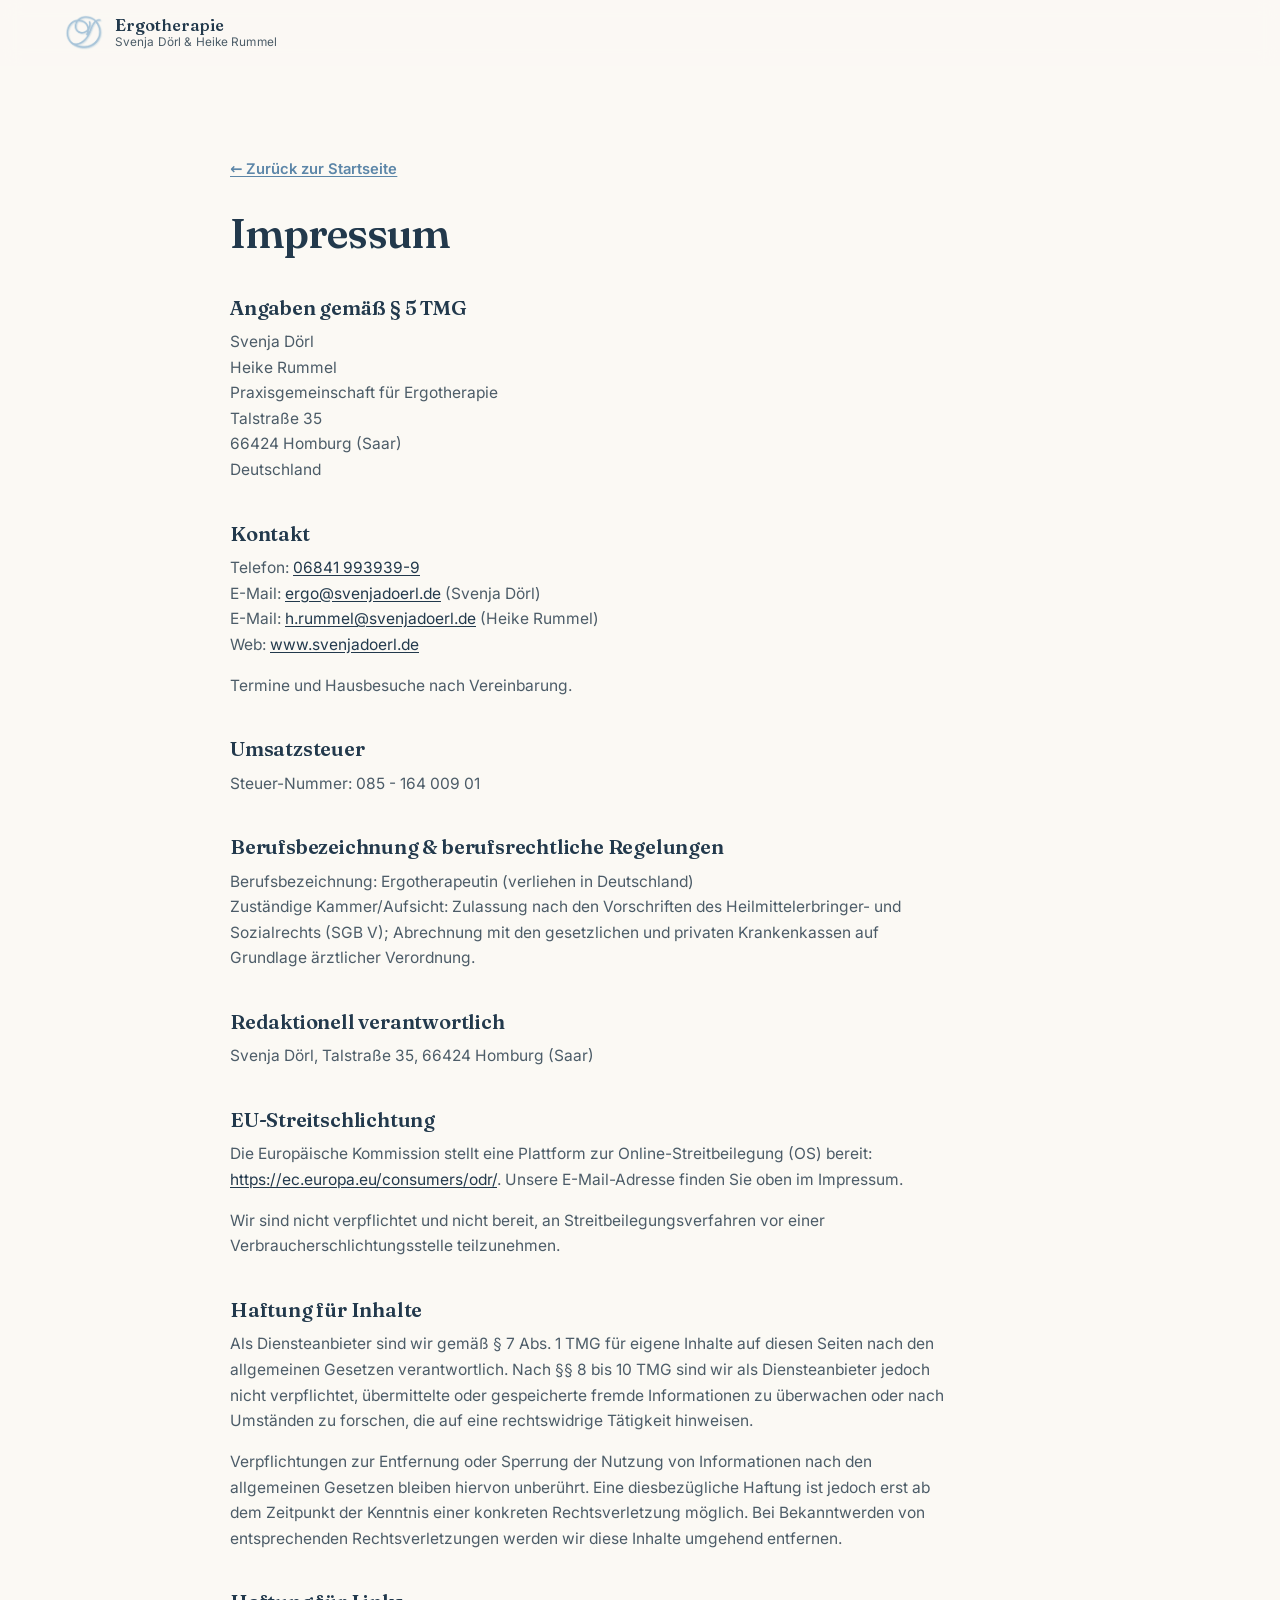
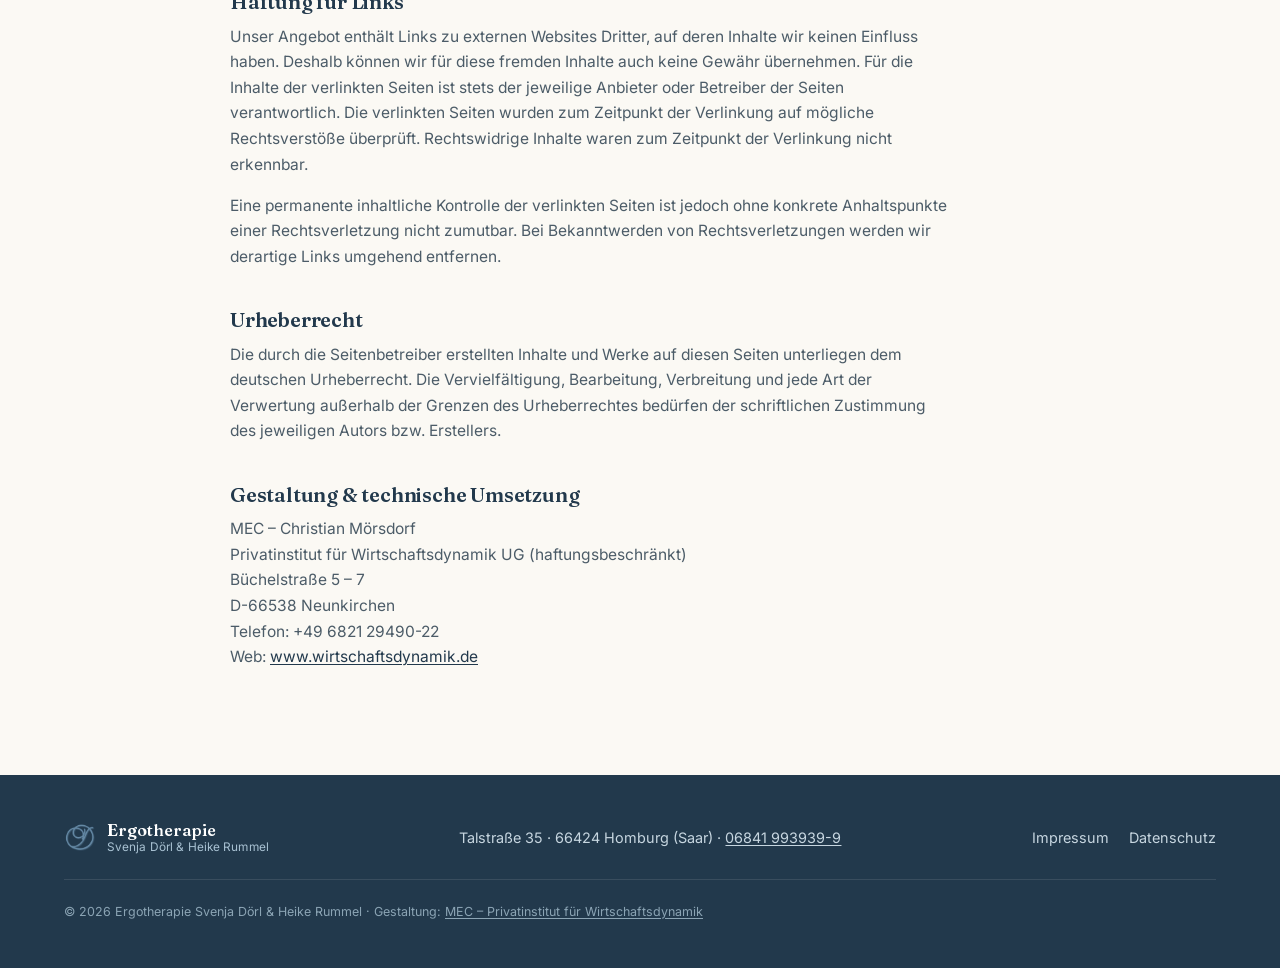
<file: impressum.html>
<!DOCTYPE html>
<html lang="de">
<head>
<meta charset="UTF-8">
<meta name="viewport" content="width=device-width, initial-scale=1">
<title>Impressum – Ergotherapie Svenja Dörl &amp; Heike Rummel</title>
<meta name="description" content="Impressum der Praxis für Ergotherapie Svenja Dörl & Heike Rummel, Talstraße 35, 66424 Homburg (Saar).">
<link rel="canonical" href="https://svenjadoerl.de/impressum.html">
<meta name="robots" content="noindex, nofollow">
<link rel="icon" href="favicon.ico" sizes="any">
<link rel="icon" type="image/png" href="assets/img/favicon-32.png" sizes="32x32">
<link rel="apple-touch-icon" href="assets/img/favicon-180.png">
<link rel="manifest" href="site.webmanifest">
<link rel="stylesheet" href="assets/css/style.css?v=1787309521">
</head>
<body>

<header class="site-header">
  <div class="container header-inner">
    <a class="brand" href="index.html" aria-label="Zur Startseite">
      <img class="brand-mark" src="assets/img/logo-monogram.png" alt="" width="40" height="37">
      <span class="brand-word">
        <strong>Ergotherapie</strong>
        <em>Svenja Dörl &amp; Heike Rummel</em>
      </span>
    </a>
  </div>
</header>

<main class="legal-page">
  <div class="container">
    <a class="back-link" href="index.html">← Zurück zur Startseite</a>
    <h1>Impressum</h1>

    <h2>Angaben gemäß § 5 TMG</h2>
    <p>
      Svenja Dörl<br>
      Heike Rummel<br>
      Praxisgemeinschaft für Ergotherapie<br>
      Talstraße 35<br>
      66424 Homburg (Saar)<br>
      Deutschland
    </p>

    <h2>Kontakt</h2>
    <p>
      Telefon: <a href="tel:+4968419939399">06841 993939-9</a><br>
      E-Mail: <a href="mailto:ergo@svenjadoerl.de">ergo@svenjadoerl.de</a> (Svenja Dörl)<br>
      E-Mail: <a href="mailto:h.rummel@svenjadoerl.de">h.rummel@svenjadoerl.de</a> (Heike Rummel)<br>
      Web: <a href="https://www.svenjadoerl.de">www.svenjadoerl.de</a>
    </p>
    <p>Termine und Hausbesuche nach Vereinbarung.</p>

    <h2>Umsatzsteuer</h2>
    <p>Steuer-Nummer: 085 - 164 009 01</p>

    <h2>Berufsbezeichnung &amp; berufsrechtliche Regelungen</h2>
    <p>
      Berufsbezeichnung: Ergotherapeutin (verliehen in Deutschland)<br>
      Zuständige Kammer/Aufsicht: Zulassung nach den Vorschriften des Heilmittelerbringer-
      und Sozialrechts (SGB V); Abrechnung mit den gesetzlichen und privaten Krankenkassen
      auf Grundlage ärztlicher Verordnung.
    </p>

    <h2>Redaktionell verantwortlich</h2>
    <p>Svenja Dörl, Talstraße 35, 66424 Homburg (Saar)</p>

    <h2>EU-Streitschlichtung</h2>
    <p>
      Die Europäische Kommission stellt eine Plattform zur Online-Streitbeilegung (OS)
      bereit: <a href="https://ec.europa.eu/consumers/odr/" target="_blank" rel="noopener">https://ec.europa.eu/consumers/odr/</a>.
      Unsere E-Mail-Adresse finden Sie oben im Impressum.
    </p>
    <p>
      Wir sind nicht verpflichtet und nicht bereit, an Streitbeilegungsverfahren vor einer
      Verbraucherschlichtungsstelle teilzunehmen.
    </p>

    <h2>Haftung für Inhalte</h2>
    <p>
      Als Diensteanbieter sind wir gemäß § 7 Abs. 1 TMG für eigene Inhalte auf diesen Seiten
      nach den allgemeinen Gesetzen verantwortlich. Nach §§ 8 bis 10 TMG sind wir als
      Diensteanbieter jedoch nicht verpflichtet, übermittelte oder gespeicherte fremde
      Informationen zu überwachen oder nach Umständen zu forschen, die auf eine
      rechtswidrige Tätigkeit hinweisen.
    </p>
    <p>
      Verpflichtungen zur Entfernung oder Sperrung der Nutzung von Informationen nach den
      allgemeinen Gesetzen bleiben hiervon unberührt. Eine diesbezügliche Haftung ist jedoch
      erst ab dem Zeitpunkt der Kenntnis einer konkreten Rechtsverletzung möglich. Bei
      Bekanntwerden von entsprechenden Rechtsverletzungen werden wir diese Inhalte umgehend
      entfernen.
    </p>

    <h2>Haftung für Links</h2>
    <p>
      Unser Angebot enthält Links zu externen Websites Dritter, auf deren Inhalte wir keinen
      Einfluss haben. Deshalb können wir für diese fremden Inhalte auch keine Gewähr
      übernehmen. Für die Inhalte der verlinkten Seiten ist stets der jeweilige Anbieter oder
      Betreiber der Seiten verantwortlich. Die verlinkten Seiten wurden zum Zeitpunkt der
      Verlinkung auf mögliche Rechtsverstöße überprüft. Rechtswidrige Inhalte waren zum
      Zeitpunkt der Verlinkung nicht erkennbar.
    </p>
    <p>
      Eine permanente inhaltliche Kontrolle der verlinkten Seiten ist jedoch ohne konkrete
      Anhaltspunkte einer Rechtsverletzung nicht zumutbar. Bei Bekanntwerden von
      Rechtsverletzungen werden wir derartige Links umgehend entfernen.
    </p>

    <h2>Urheberrecht</h2>
    <p>
      Die durch die Seitenbetreiber erstellten Inhalte und Werke auf diesen Seiten
      unterliegen dem deutschen Urheberrecht. Die Vervielfältigung, Bearbeitung, Verbreitung
      und jede Art der Verwertung außerhalb der Grenzen des Urheberrechtes bedürfen der
      schriftlichen Zustimmung des jeweiligen Autors bzw. Erstellers.
    </p>

    <h2>Gestaltung &amp; technische Umsetzung</h2>
    <p>
      MEC – Christian Mörsdorf<br>
      Privatinstitut für Wirtschaftsdynamik UG (haftungsbeschränkt)<br>
      Büchelstraße 5 – 7<br>
      D-66538 Neunkirchen<br>
      Telefon: +49 6821 29490-22<br>
      Web: <a href="https://www.wirtschaftsdynamik.de" target="_blank" rel="noopener">www.wirtschaftsdynamik.de</a>
    </p>
  </div>
</main>

<footer class="site-footer">
  <div class="container footer-inner">
    <a class="brand brand--footer" href="index.html">
      <img class="brand-mark" src="assets/img/logo-monogram.png" alt="" width="32" height="30">
      <span class="brand-word">
        <strong>Ergotherapie</strong>
        <em>Svenja Dörl &amp; Heike Rummel</em>
      </span>
    </a>
    <p class="footer-address">Talstraße 35 · 66424 Homburg (Saar) · <a href="tel:+4968419939399">06841 993939-9</a></p>
    <nav class="footer-legal" aria-label="Rechtliches">
      <a href="impressum.html">Impressum</a>
      <a href="datenschutz.html">Datenschutz</a>
    </nav>
    <p class="footer-copy">© <span id="year">2026</span> Ergotherapie Svenja Dörl &amp; Heike Rummel · Gestaltung: <a href="https://www.wirtschaftsdynamik.de" target="_blank" rel="noopener">MEC – Privatinstitut für Wirtschaftsdynamik</a></p>
  </div>
</footer>

<script src="assets/js/main.js?v=1787309521"></script>
</body>
</html>
</file>
<file: assets/css/style.css>
/* =============================================================
   Ergotherapie Svenja Dörl & Heike Rummel — Homburg (Saar)
   Design system & styles
   ============================================================= */

/* ---------- Schriftarten (lokal gehostet · DSGVO-konform) ---------- */
@font-face {
  font-family: "Inter"; font-style: normal; font-weight: 400; font-display: swap;
  src: url("../fonts/inter-400.woff2") format("woff2");
}
@font-face {
  font-family: "Inter"; font-style: normal; font-weight: 500; font-display: swap;
  src: url("../fonts/inter-500.woff2") format("woff2");
}
@font-face {
  font-family: "Inter"; font-style: normal; font-weight: 600; font-display: swap;
  src: url("../fonts/inter-600.woff2") format("woff2");
}
@font-face {
  font-family: "Fraunces"; font-style: normal; font-weight: 400 700; font-display: swap;
  src: url("../fonts/fraunces-variable.woff2") format("woff2");
}

/* ---------- Design Tokens ---------- */
:root {
  /* Brand */
  --blue:        #5c86a8;
  --blue-deep:   #2f4a61;
  --blue-ink:    #22394c;
  --blue-soft:   #dfe9ef;
  --blue-pale:   #f1f5f8;
  --sage:        #8ea985;
  --sand:        #f6efe1;

  --ink:      #24313d;
  --charcoal: #4c5c68;
  --gray:     #74838d;
  --gray-200: #e2e8ec;
  --paper:    #f5f2ea;
  --white:    #ffffff;

  --bg:        #fbf9f4;
  --bg-alt:    #f4efe4;
  --bg-ink:    #22394c;
  --surface:   #ffffff;
  --surface-2: #eef2f4;
  --text:      var(--ink);
  --text-soft: var(--charcoal);
  --border:    rgba(34,57,76,.12);

  --font-display: "Fraunces", Georgia, "Times New Roman", serif;
  --font-body:    "Inter", "Segoe UI", system-ui, -apple-system, sans-serif;

  --container: 1180px;
  --gutter: clamp(20px, 5vw, 64px);
  --section-y: clamp(64px, 9vw, 128px);
  --radius: 20px;
  --radius-sm: 12px;
  --radius-lg: 28px;

  --shadow-sm: 0 2px 10px rgba(34,57,76,.06);
  --shadow:    0 18px 46px -18px rgba(34,57,76,.24);
  --shadow-lg: 0 40px 80px -28px rgba(34,57,76,.32);
  --ring: 0 0 0 4px rgba(92,134,168,.28);

  --ease: cubic-bezier(.22,.61,.36,1);
  --ease-out: cubic-bezier(.16,1,.3,1);
}

/* ---------- Reset / base ---------- */
*,*::before,*::after { box-sizing: border-box; }
* { margin: 0; }
html { -webkit-text-size-adjust: 100%; scroll-behavior: smooth; overflow-x: clip; overscroll-behavior-x: none; color-scheme: light; }
@media (prefers-reduced-motion: reduce){ html{ scroll-behavior:auto; } }

body {
  font-family: var(--font-body);
  color: var(--text);
  background: var(--bg);
  line-height: 1.65;
  font-size: clamp(15.5px, 1.05vw, 17px);
  -webkit-font-smoothing: antialiased;
  text-rendering: optimizeLegibility;
  overflow-x: clip;
  overscroll-behavior-x: none;
  width: 100%;
  max-width: 100%;
}

img, svg, picture { display: block; max-width: 100%; }
img { height: auto; }
a { color: inherit; text-decoration: none; }
button { font: inherit; color: inherit; cursor: pointer; border: 0; background: none; }
ul { list-style: none; padding: 0; }
:focus-visible { outline: 3px solid var(--blue); outline-offset: 3px; border-radius: 4px; }

h1,h2,h3,h4 { font-family: var(--font-display); font-weight: 600; line-height: 1.12; letter-spacing: -.01em; color: var(--blue-ink); }

.skip-link {
  position: fixed; top: -60px; left: 12px; z-index: 999;
  background: var(--blue-ink); color: #fff; padding: .8em 1.2em; border-radius: var(--radius-sm);
  transition: top .2s var(--ease-out);
}
.skip-link:focus { top: 12px; }

/* ---------- Layout helpers ---------- */
.container { width: min(100% - 2*var(--gutter), var(--container)); margin-inline: auto; }
.section { padding-block: var(--section-y); position: relative; }
.section--alt { background: var(--bg-alt); }
.section--ink { background: var(--bg-ink); color: #eef2f4; }
.section--ink h2 { color: #fff; }

.eyebrow {
  display: inline-flex; align-items: center; gap: .5em;
  font-family: var(--font-body); font-weight: 600; font-size: .8rem; letter-spacing: .08em; text-transform: uppercase;
  color: var(--blue); margin-bottom: .9em;
}
.eyebrow--light { color: #a9c2d3; }

.section-head { max-width: 760px; margin-bottom: clamp(32px, 5vw, 56px); }
.section-head h2 { font-size: clamp(1.7rem, 3vw, 2.5rem); margin-bottom: .5em; }
.section-lead { color: var(--text-soft); font-size: 1.08rem; max-width: 62ch; }
.section-lead--light { color: #c7d6e0; }
.section-quote { font-family: var(--font-display); font-style: italic; font-size: 1.15rem; color: var(--blue-ink); }
.section--ink .section-quote { color: #dbe6ec; }
.section-footnote { margin-top: 2.2em; color: var(--text-soft); max-width: 68ch; }

/* ---------- Buttons ---------- */
.btn {
  display: inline-flex; align-items: center; justify-content: center; gap: .55em;
  padding: .85em 1.5em; border-radius: 999px; font-weight: 600; font-size: .95rem;
  transition: transform .18s var(--ease-out), box-shadow .18s var(--ease-out), background-color .18s var(--ease-out), color .18s var(--ease-out);
  white-space: nowrap;
}
.btn--primary { background: var(--blue-ink); color: #fff; box-shadow: var(--shadow-sm); }
.btn--primary:hover { background: var(--blue-deep); transform: translateY(-2px); box-shadow: var(--shadow); }
.btn--outline { border: 1.5px solid var(--border); color: var(--blue-ink); background: #fff; }
.btn--outline:hover { border-color: var(--blue); transform: translateY(-2px); box-shadow: var(--shadow-sm); }
.btn--outline-light { border: 1.5px solid rgba(255,255,255,.35); color: #fff; margin-top: 1.6em; }
.btn--outline-light:hover { border-color: #fff; background: rgba(255,255,255,.08); }
.btn--ghost { color: var(--blue-ink); font-weight: 600; }
.btn--ghost:hover { color: var(--blue); }
.btn--lg { padding: 1em 1.9em; font-size: 1rem; }
.btn--block { width: 100%; }

/* ---------- Header ---------- */
.scroll-progress {
  position: fixed; top: 0; left: 0; width: 100%; height: 3px; z-index: 200;
  background: linear-gradient(90deg, var(--blue), var(--sage));
  transform-origin: left; transform: scaleX(0);
}

.site-header {
  position: sticky; top: 0; z-index: 100;
  background: rgba(251,249,244,.86); backdrop-filter: blur(10px); -webkit-backdrop-filter: blur(10px);
  border-bottom: 1px solid transparent;
  transition: border-color .2s var(--ease), box-shadow .2s var(--ease);
}
.site-header.is-stuck { border-color: var(--border); box-shadow: 0 6px 24px -18px rgba(34,57,76,.3); }
.site-header .container { width: min(100% - 2*var(--gutter), 1440px); }

.header-inner { display: flex; align-items: center; flex-wrap: nowrap; gap: 20px; padding-block: 14px; }

.brand { display: flex; align-items: center; gap: .7em; flex: none; white-space: nowrap; }
.brand-mark { flex: none; }
.brand-word { display: flex; flex-direction: column; line-height: 1.2; }
.brand-word strong { font-family: var(--font-display); font-weight: 600; font-size: 1.02rem; color: var(--blue-ink); white-space: nowrap; }
.brand-word em { font-style: normal; font-size: .74rem; color: var(--text-soft); letter-spacing: .01em; white-space: nowrap; }

.main-nav { margin-inline: auto; min-width: 0; flex-shrink: 1; overflow: hidden; }
.main-nav ul { display: flex; flex-wrap: wrap; justify-content: flex-end; row-gap: 2px; gap: clamp(8px, 1.4vw, 22px); }
.main-nav a { font-size: .92rem; font-weight: 500; color: var(--charcoal); padding: .4em 0; position: relative; white-space: nowrap; }
.main-nav a::after {
  content: ""; position: absolute; left: 0; right: 0; bottom: -2px; height: 2px;
  background: var(--blue); transform: scaleX(0); transform-origin: left; transition: transform .2s var(--ease-out);
}
.main-nav a:hover { color: var(--blue-ink); }
.main-nav a:hover::after { transform: scaleX(1); }

.header-actions { display: flex; align-items: center; gap: 10px; flex: none; }
.header-tel { padding-inline: 1.1em; }

.burger {
  display: none; flex: none; width: 40px; height: 40px; border-radius: 10px;
  align-items: center; justify-content: center; flex-direction: column; gap: 5px;
}
.burger span { display: block; width: 22px; height: 2px; background: var(--blue-ink); border-radius: 2px; transition: transform .25s var(--ease), opacity .2s; }
.burger[aria-expanded="true"] span:nth-child(1) { transform: translateY(7px) rotate(45deg); }
.burger[aria-expanded="true"] span:nth-child(2) { opacity: 0; }
.burger[aria-expanded="true"] span:nth-child(3) { transform: translateY(-7px) rotate(-45deg); }

.mobile-menu {
  display: none; position: fixed; inset: 0 0 auto 0; top: 0; padding-top: 78px;
  background: var(--bg); z-index: 90; height: 100dvh; overflow-y: auto;
  transform: translateY(-8px); opacity: 0; pointer-events: none; transition: opacity .22s var(--ease), transform .22s var(--ease);
}
.mobile-menu ul { display: flex; flex-direction: column; padding: 8px var(--gutter); }
.mobile-menu a { display: block; padding: 14px 0; font-size: 1.15rem; font-family: var(--font-display); font-weight: 600; border-bottom: 1px solid var(--border); color: var(--blue-ink); }
.mobile-menu .btn { width: calc(100% - 2 * var(--gutter)); margin: 20px auto 0; }

body.menu-open { overflow: hidden; }
body.menu-open .mobile-menu { display: block; transform: translateY(0); opacity: 1; pointer-events: auto; }
body.menu-open .burger span:nth-child(1) { transform: translateY(7px) rotate(45deg); }
body.menu-open .burger span:nth-child(2) { opacity: 0; }
body.menu-open .burger span:nth-child(3) { transform: translateY(-7px) rotate(-45deg); }

/* ---------- Hero ---------- */
.hero { position: relative; padding-block: clamp(56px, 9vw, 108px) clamp(90px, 11vw, 140px); overflow: hidden; background: linear-gradient(180deg, #fdfbf7 0%, var(--bg) 60%); }
.hero-decor { position: absolute; inset: auto 0 -2px 0; z-index: 0; line-height: 0; color: var(--bg-alt); }
.hero-wave { width: 100%; height: clamp(70px, 12vw, 160px); }
.hero-wave path { fill: currentColor; }

.hero-inner { position: relative; z-index: 1; display: grid; grid-template-columns: 1.15fr .85fr; align-items: center; gap: clamp(24px, 5vw, 60px); }
.hero-copy h1 { font-size: clamp(2rem, 4.4vw, 3.4rem); margin-bottom: .5em; }
.hero-lead { color: var(--text-soft); font-size: 1.12rem; max-width: 52ch; margin-bottom: 1.9em; }
.hero-actions { display: flex; flex-wrap: wrap; gap: 14px; margin-bottom: 2.6em; }

.hero-facts { display: flex; flex-wrap: wrap; gap: clamp(20px, 3vw, 40px); }
.hero-facts li { display: flex; flex-direction: column; }
.hero-facts strong { font-family: var(--font-display); font-size: 1.35rem; color: var(--blue-ink); }
.hero-facts span { font-size: .82rem; color: var(--text-soft); }

.hero-photo { position: relative; }
.hero-photo > img:first-child {
  width: 100%; aspect-ratio: 4/5; object-fit: cover; object-position: 78% 45%;
  border-radius: var(--radius-lg); box-shadow: var(--shadow-lg);
}
.hero-photo-mark {
  position: absolute; left: -22px; bottom: -22px; width: 84px; height: auto;
  background: #fff; border-radius: 50%; padding: 12px; box-shadow: var(--shadow);
}

/* ---------- Ergotherapie ---------- */
.ergo-grid { display: grid; grid-template-columns: 1.6fr 1fr; gap: clamp(28px, 4vw, 56px); align-items: start; }
.ergo-text p { margin-bottom: 1.2em; color: var(--text-soft); max-width: 66ch; }
.ergo-text p:first-child { color: var(--text); font-size: 1.08rem; }

.research-note {
  display: flex; gap: 14px; align-items: flex-start; margin-top: 2em;
  background: var(--blue-pale); border: 1px solid var(--blue-soft); border-radius: var(--radius);
  padding: 1.3em 1.5em; color: var(--blue-ink);
}
.research-note svg { flex: none; margin-top: 2px; color: var(--blue); }
.research-note p { margin: 0; color: var(--blue-ink); font-size: .96rem; }
.research-note a { text-decoration: underline; text-underline-offset: 2px; }

.ergo-quote {
  background: var(--blue-ink); color: #fff; border-radius: var(--radius-lg);
  padding: 2.2em 2em; align-self: stretch; display: flex; flex-direction: column; justify-content: center;
}
.ergo-quote .greek { font-family: var(--font-display); font-style: italic; font-size: 1.5rem; color: var(--sand); margin-bottom: .5em; }
.ergo-quote p:last-child { color: #dbe6ec; font-size: .98rem; }
.ergo-quote em { color: #fff; font-style: normal; font-weight: 600; }

/* ---------- Team ---------- */
.team-grid { display: grid; grid-template-columns: repeat(2, 1fr); gap: clamp(24px, 3vw, 40px); }
.team-card {
  display: grid; grid-template-columns: 160px 1fr; gap: 22px;
  background: var(--surface); border-radius: var(--radius-lg); padding: 22px;
  box-shadow: var(--shadow-sm); border: 1px solid var(--border);
}
.team-photo { width: 100%; aspect-ratio: 2/3; object-fit: cover; border-radius: var(--radius); }
.team-body h3 { font-size: 1.3rem; margin-bottom: .1em; }
.team-role { color: var(--blue); font-weight: 600; font-size: .88rem; margin-bottom: .8em; }
.team-body p { font-size: .9rem; color: var(--text-soft); margin-bottom: .8em; }
.team-body strong { color: var(--text); }

/* ---------- Arbeitsbereiche cards ---------- */
.cards-grid { display: grid; gap: clamp(18px, 2.4vw, 26px); }
.cards-grid--4 { grid-template-columns: repeat(4, 1fr); }
.icon-card {
  background: var(--surface); border: 1px solid var(--border); border-radius: var(--radius);
  padding: 1.8em 1.6em; box-shadow: var(--shadow-sm); transition: transform .22s var(--ease-out), box-shadow .22s var(--ease-out);
}
.icon-card:hover { transform: translateY(-4px); box-shadow: var(--shadow); }
.icon-card-ic {
  display: inline-flex; align-items: center; justify-content: center; width: 52px; height: 52px;
  border-radius: 14px; background: var(--blue-pale); color: var(--blue); margin-bottom: 1em;
}
.icon-card-ic svg { width: 28px; height: 28px; }
.icon-card h3 { font-size: 1.1rem; margin-bottom: .45em; }
.icon-card p { color: var(--text-soft); font-size: .93rem; }

/* ---------- Diagnose / Therapie (zweispaltig: Erwachsene / Kinder) ---------- */
.diagnose-grid, .therapie-grid { display: grid; grid-template-columns: repeat(2, 1fr); gap: clamp(24px, 4vw, 56px); }
.diagnose-col h3, .therapie-col h3 { font-size: 1.2rem; margin-bottom: .8em; }
.tag-list { display: flex; flex-wrap: wrap; gap: 10px; }
.tag-list li {
  background: var(--surface); border: 1px solid var(--border); border-radius: 999px;
  padding: .55em 1.1em; font-size: .87rem; color: var(--text-soft);
}

/* ---------- Kooperation ---------- */
.kooperation-grid { display: grid; grid-template-columns: repeat(2, 1fr); gap: clamp(24px, 4vw, 56px); }
.kooperation-grid h3 { font-size: 1.15rem; margin-bottom: .9em; }
.check-list li { display: flex; align-items: flex-start; gap: .7em; padding: .55em 0; border-bottom: 1px solid var(--border); color: var(--text-soft); font-size: .95rem; }
.check-list li:last-child { border-bottom: none; }
.check-list li::before {
  content: ""; flex: none; margin-top: .5em; width: 8px; height: 8px; border-radius: 50%;
  background: var(--blue);
}

/* ---------- Glossar ---------- */
.glossary { display: grid; gap: 10px; }
.glossary-item {
  background: var(--surface); border: 1px solid var(--border); border-radius: var(--radius-sm);
  padding: 0 1.4em; transition: box-shadow .2s var(--ease);
}
.glossary-item[open] { box-shadow: var(--shadow-sm); }
.glossary-item summary {
  cursor: pointer; list-style: none; padding: 1.1em 0; font-family: var(--font-display); font-weight: 600;
  font-size: 1.05rem; color: var(--blue-ink); display: flex; align-items: center; justify-content: space-between; gap: 1em;
}
.glossary-item summary::-webkit-details-marker { display: none; }
.glossary-item summary::after {
  content: "+"; font-family: var(--font-body); font-weight: 400; font-size: 1.4rem; color: var(--blue);
  transition: transform .22s var(--ease-out); flex: none;
}
.glossary-item[open] summary::after { transform: rotate(45deg); }
.glossary-item p { padding-bottom: 1.2em; color: var(--text-soft); font-size: .94rem; max-width: 68ch; }

/* ---------- Kontakt ---------- */
.kontakt-grid { display: grid; grid-template-columns: 1fr 1fr; gap: clamp(32px, 5vw, 70px); align-items: start; }
.kontakt-list { display: grid; gap: 1.1em; margin: 1.8em 0; }
.kontakt-list li { display: flex; align-items: flex-start; gap: .9em; color: #dbe6ec; }
.kontakt-list svg { flex: none; margin-top: 3px; color: var(--sage); }
.kontakt-list a { text-decoration: underline; text-underline-offset: 2px; }
.kontakt-list a:hover { color: #fff; }

.kontakt-call {
  background: #fff; border-radius: var(--radius-lg); padding: clamp(32px, 4vw, 48px);
  box-shadow: var(--shadow-lg); color: var(--text); text-align: center;
  display: flex; flex-direction: column; align-items: center; justify-content: center; gap: .9em;
}
.kontakt-call svg { color: var(--blue); }
.kontakt-call h3 { font-size: 1.25rem; }
.kontakt-call p { color: var(--text-soft); max-width: 32ch; margin-bottom: .3em; }

/* ---------- Footer ---------- */
.site-footer { background: var(--blue-ink); color: #c7d6e0; padding-block: 46px; }
.footer-inner { display: flex; flex-wrap: wrap; align-items: center; justify-content: space-between; gap: 18px 28px; }
.brand--footer .brand-word strong { color: #fff; }
.brand--footer .brand-word em { color: #a9c2d3; }
.footer-address { font-size: .9rem; }
.footer-address a { text-decoration: underline; text-underline-offset: 2px; }
.footer-legal { display: flex; gap: 20px; font-size: .9rem; }
.footer-legal a:hover { color: #fff; }
.footer-copy { width: 100%; font-size: .78rem; color: #8ba4b4; padding-top: 22px; margin-top: 6px; border-top: 1px solid rgba(255,255,255,.1); }
.footer-copy a { text-decoration: underline; text-underline-offset: 2px; }

/* ---------- Scroll reveal ---------- */
[data-reveal] { opacity: 0; transform: translateY(18px); transition: opacity .6s var(--ease-out), transform .6s var(--ease-out); }
[data-reveal].in { opacity: 1; transform: translateY(0); }
@media (prefers-reduced-motion: reduce) { [data-reveal] { opacity: 1; transform: none; transition: none; } }

/* ---------- Legal pages ---------- */
.legal-page { padding-block: clamp(48px, 7vw, 90px); }
.legal-page .container { max-width: 820px; }
.legal-page h1 { font-size: clamp(1.8rem, 3.4vw, 2.6rem); margin-bottom: .3em; }
.legal-page .updated { color: var(--text-soft); font-size: .88rem; margin-bottom: 2.4em; }
.legal-page h2 { font-size: 1.25rem; margin-top: 2em; margin-bottom: .5em; }
.legal-page h3 { font-size: 1.05rem; margin-top: 1.3em; margin-bottom: .4em; color: var(--text); }
.legal-page p, .legal-page li { color: var(--text-soft); margin-bottom: 1em; max-width: 72ch; }
.legal-page ul { list-style: disc; padding-left: 1.4em; }
.legal-page a { text-decoration: underline; text-underline-offset: 2px; color: var(--blue-ink); }
.legal-page .back-link { display: inline-flex; align-items: center; gap: .4em; margin-bottom: 2em; color: var(--blue); font-weight: 600; font-size: .92rem; }

/* ---------- 404 ---------- */
.error-page { min-height: 70vh; display: flex; align-items: center; justify-content: center; text-align: center; padding: 40px var(--gutter); }
.error-page .eyebrow { justify-content: center; }
.error-page h1 { font-size: clamp(2.4rem, 6vw, 4rem); }
.error-page p { color: var(--text-soft); margin: 1em auto 2em; max-width: 46ch; }

/* =============================================================
   Responsive
   ============================================================= */
@media (max-width: 1080px) {
  .cards-grid--4 { grid-template-columns: repeat(2, 1fr); }
}

@media (max-width: 1300px) {
  .main-nav { display: none; }
  .header-actions .btn--ghost { display: none; }
  .burger { display: inline-flex; }
}

@media (max-width: 980px) {
  .hero-inner { grid-template-columns: 1fr; }
  .hero-photo { order: -1; max-width: 340px; margin-inline: auto; }
  .ergo-grid { grid-template-columns: 1fr; }
  .team-grid { grid-template-columns: 1fr; }
  .kontakt-grid { grid-template-columns: 1fr; }
}

@media (max-width: 760px) {
  .header-actions .btn--primary { padding: .7em 1.1em; font-size: .88rem; }
  .team-card { grid-template-columns: 120px 1fr; }
  .diagnose-grid, .therapie-grid { grid-template-columns: 1fr; }
  .kooperation-grid { grid-template-columns: 1fr; }
  .cards-grid--4 { grid-template-columns: 1fr; }
  .hero-facts { gap: 20px 28px; }
}

@media (max-width: 480px) {
  .header-actions .btn--primary { display: none; }
}

@media (max-width: 420px) {
  .brand-word em { display: none; }
}
</file>
